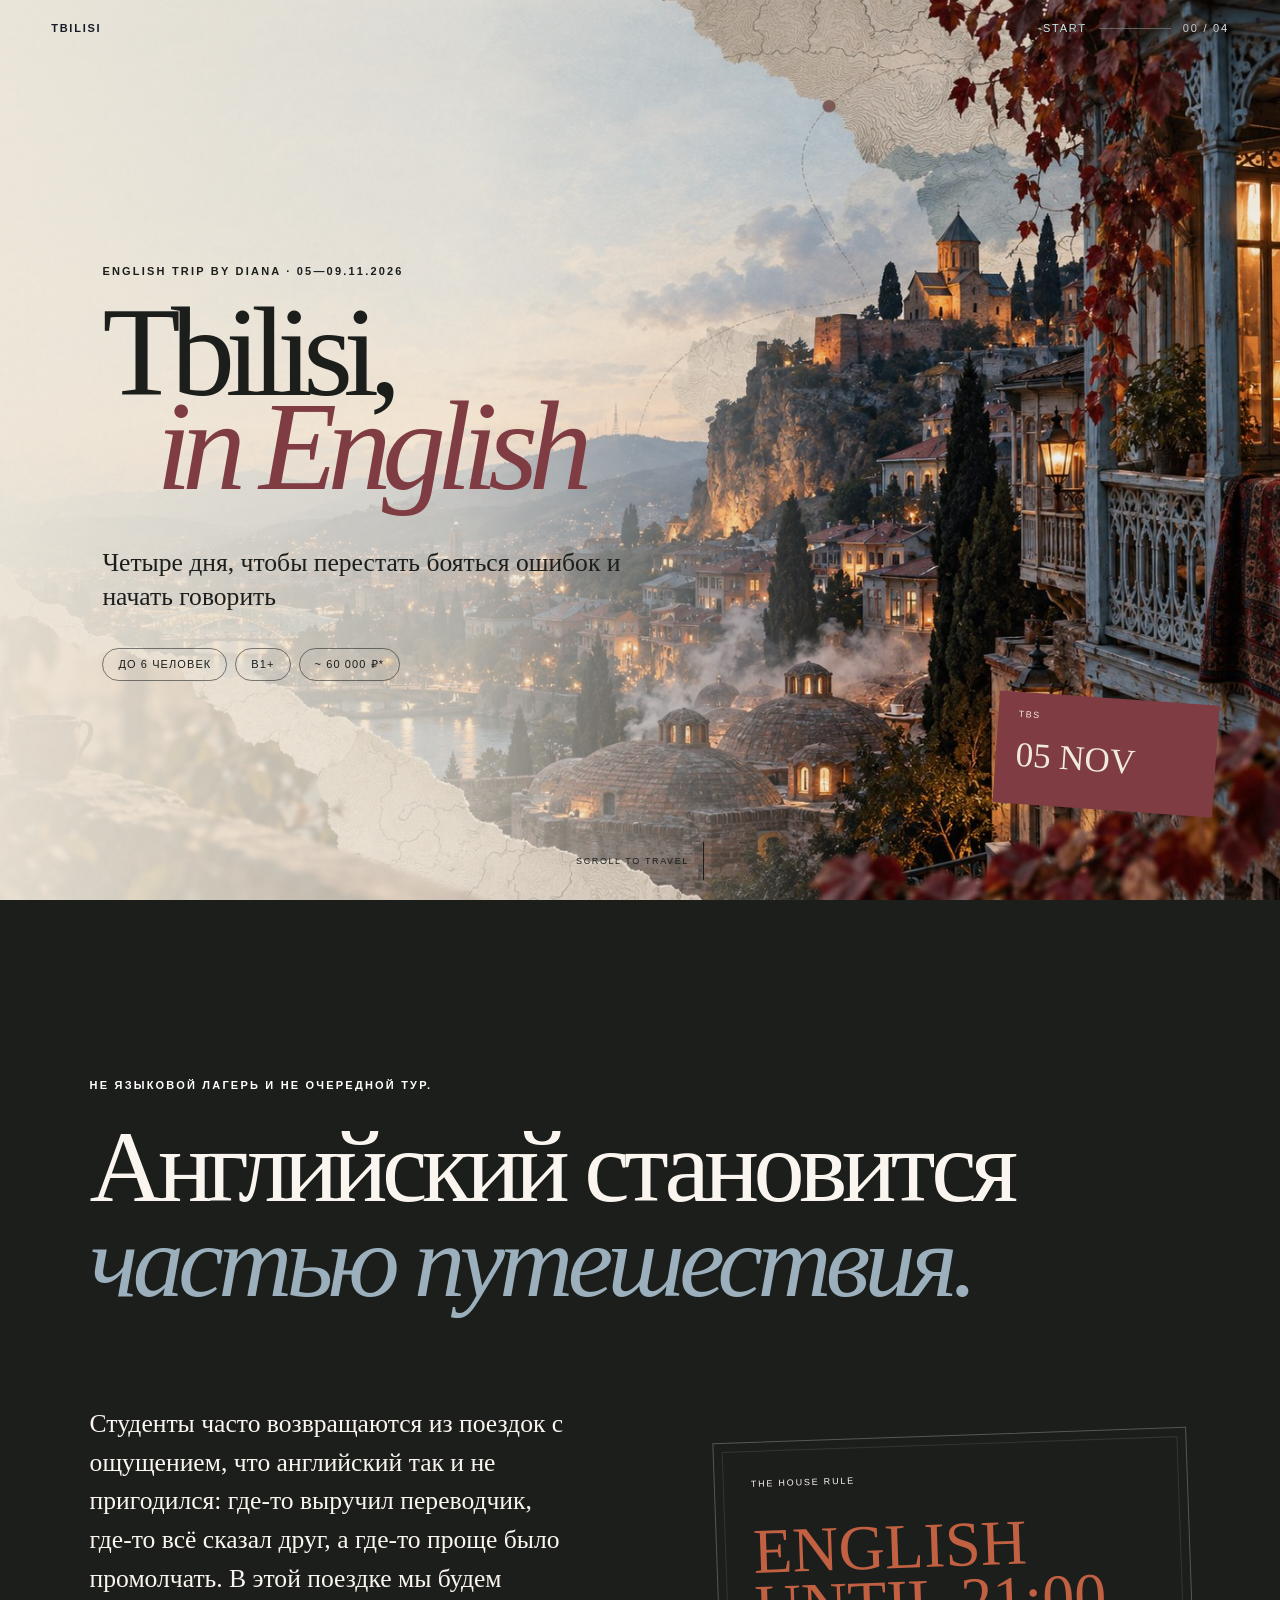
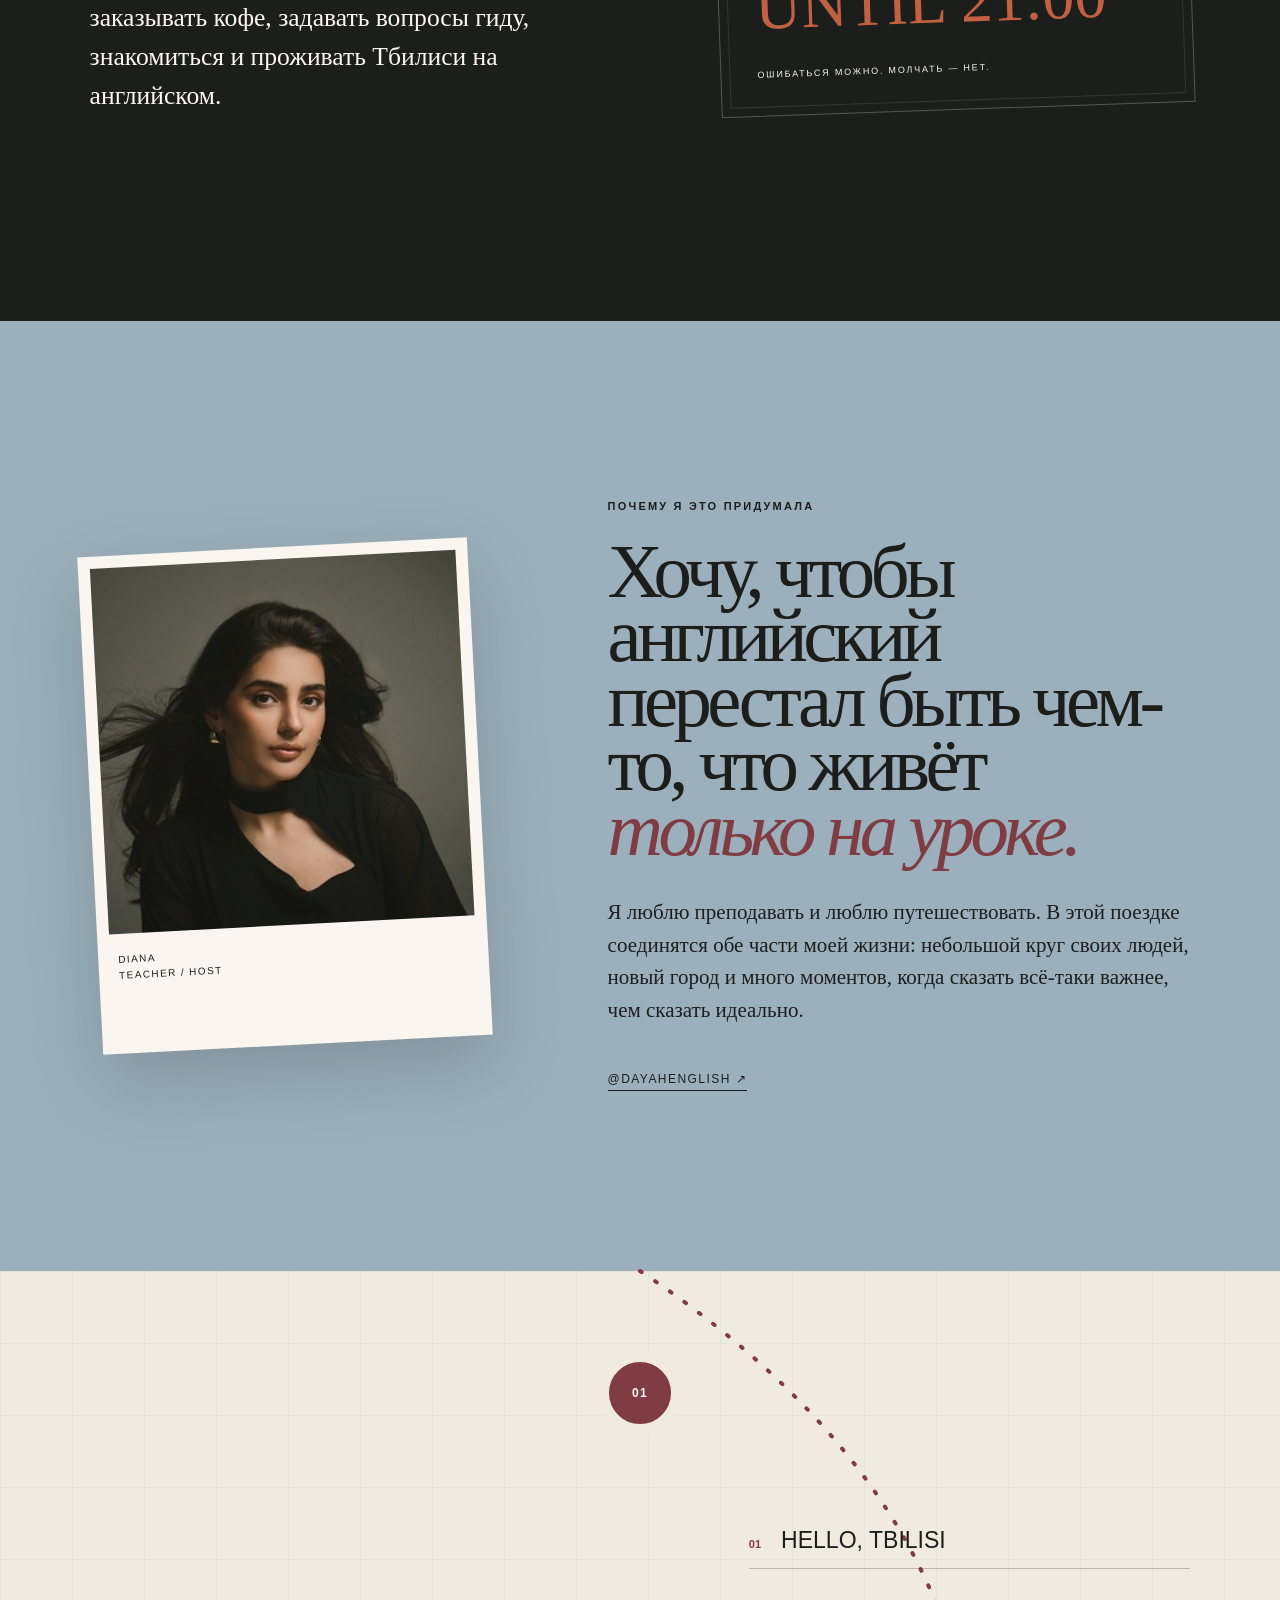
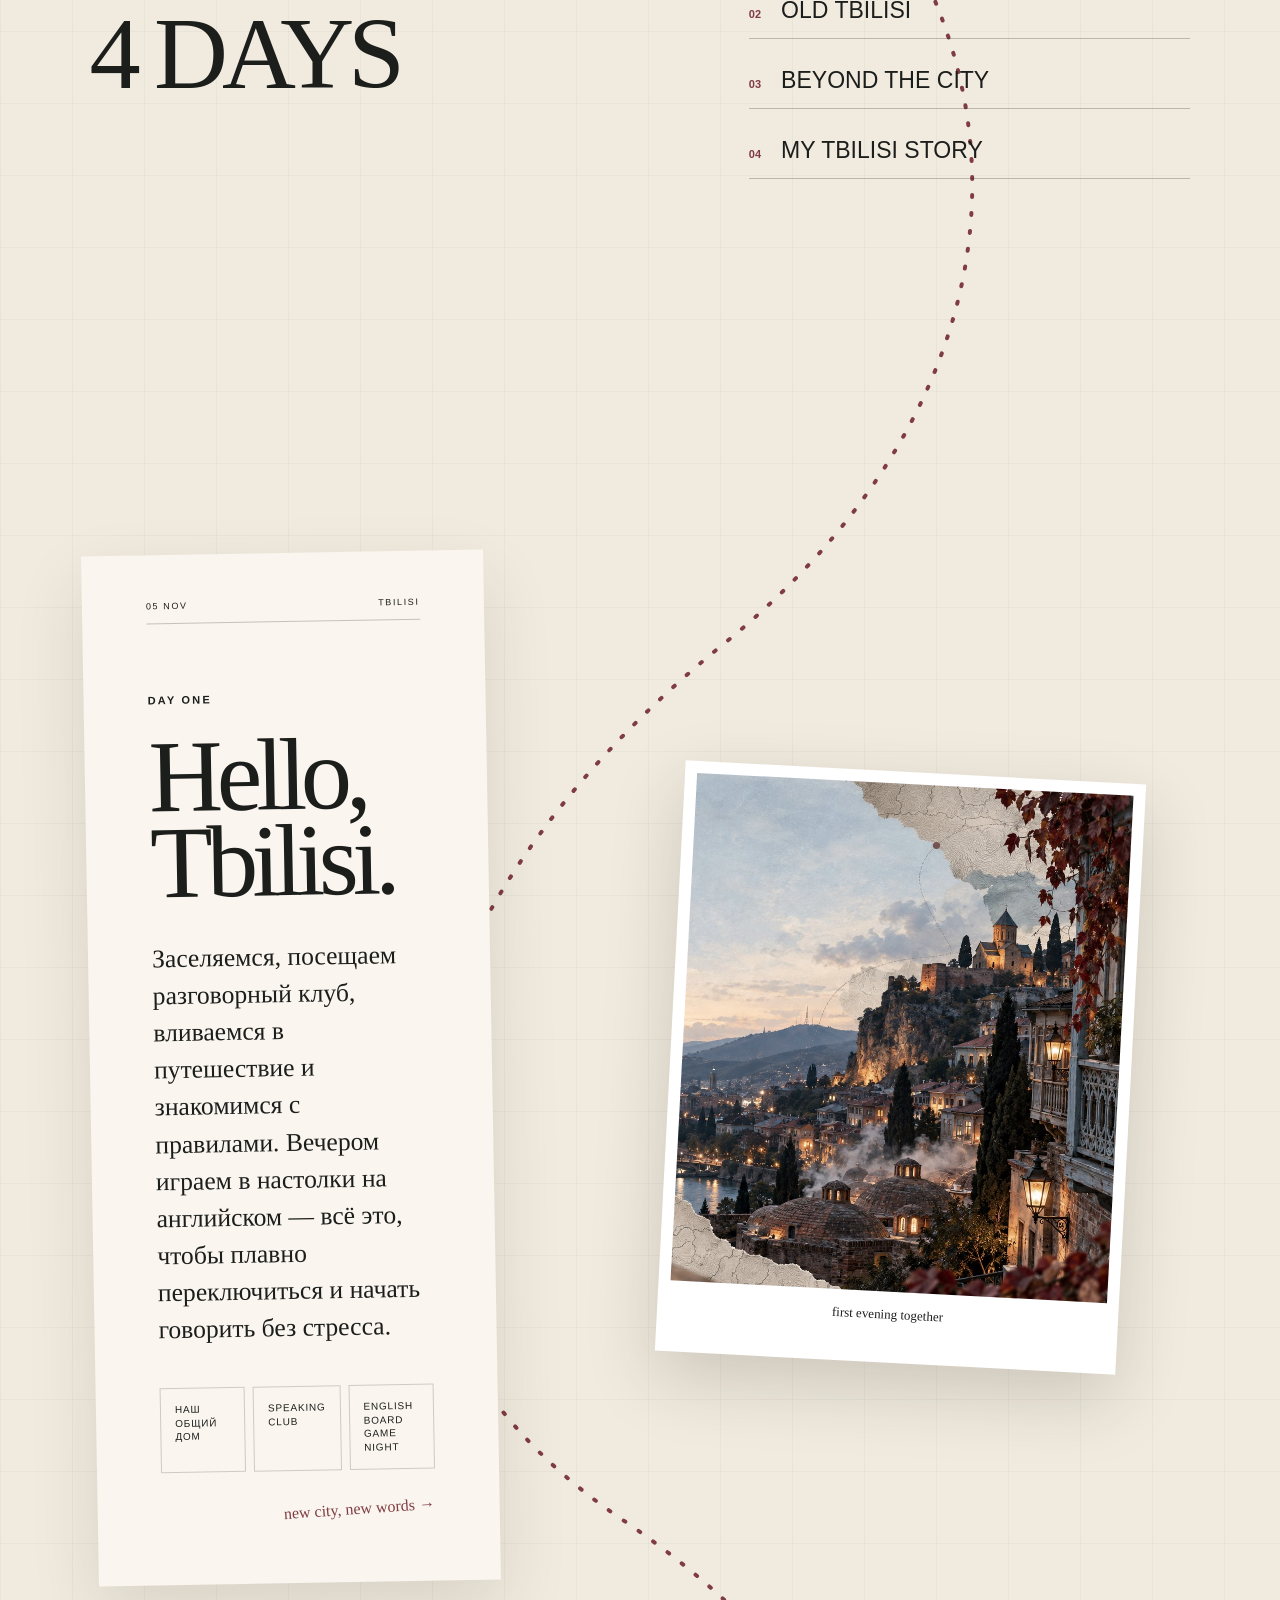
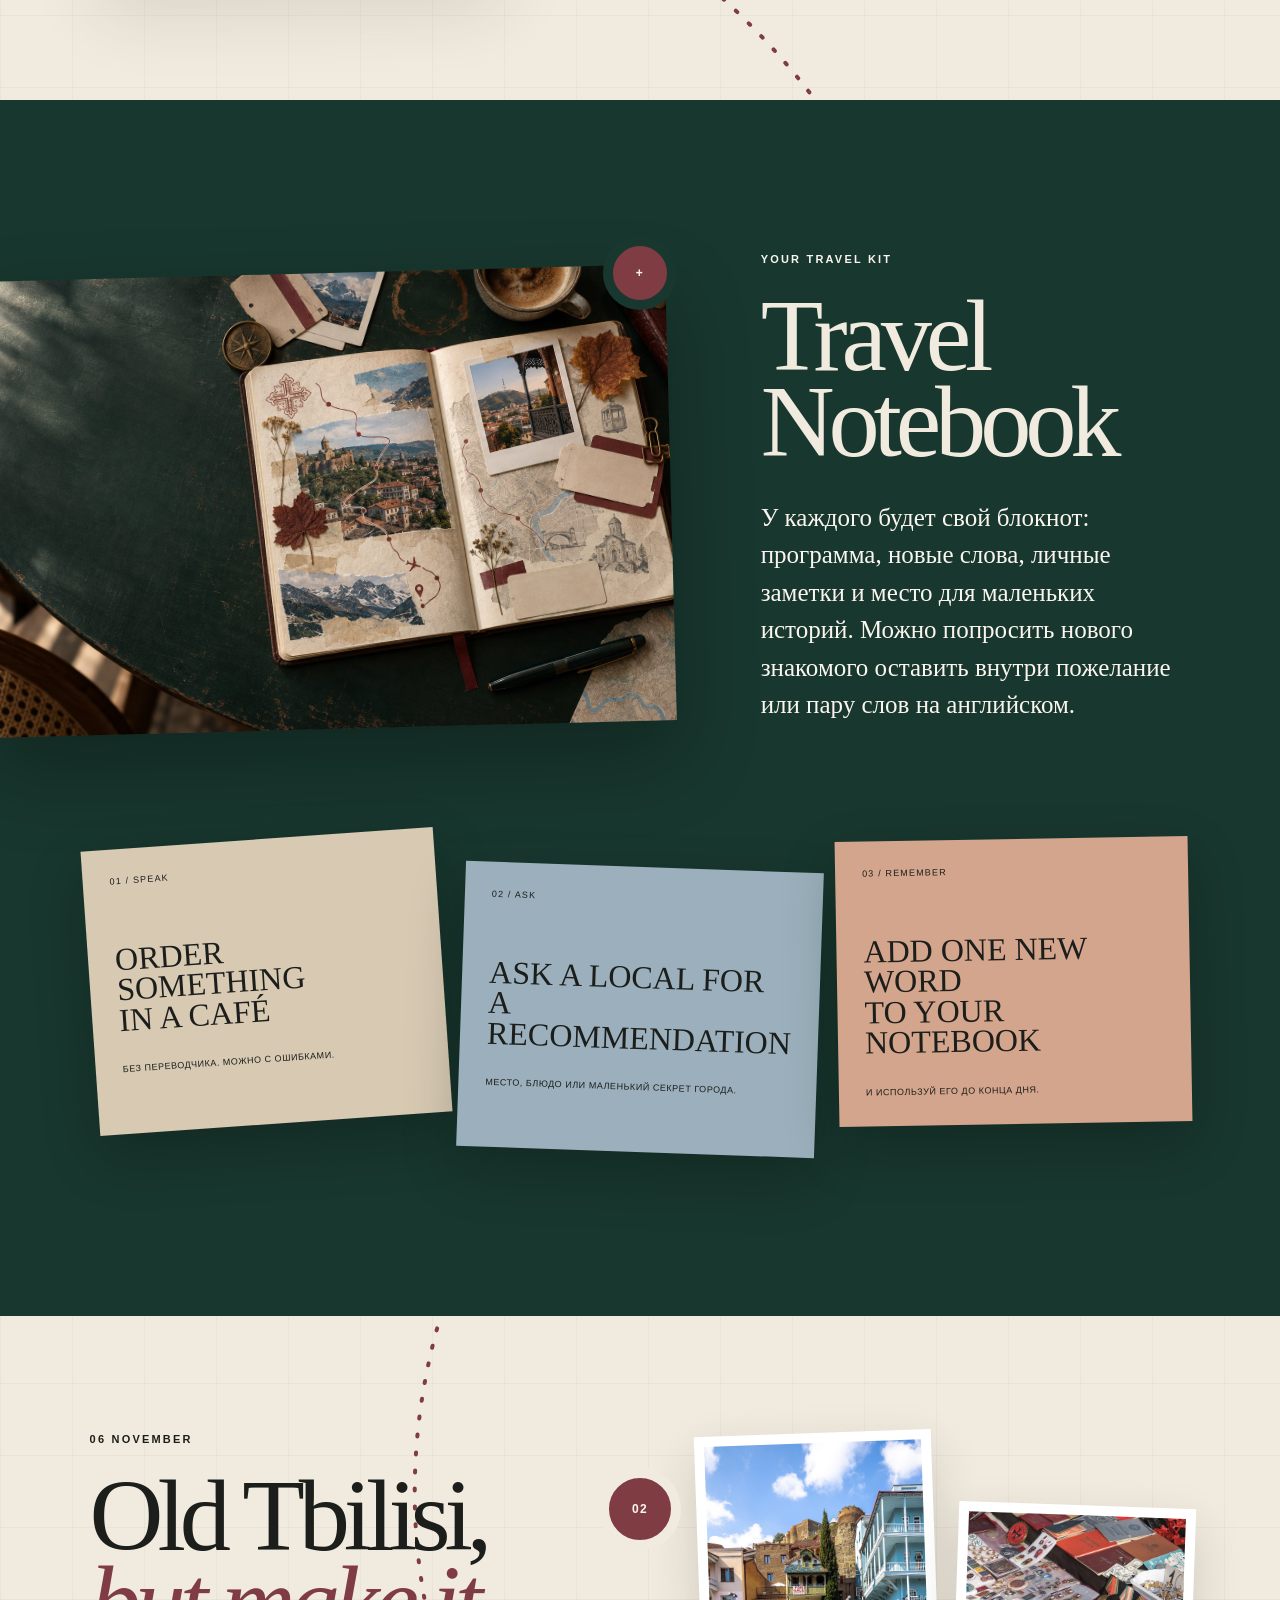
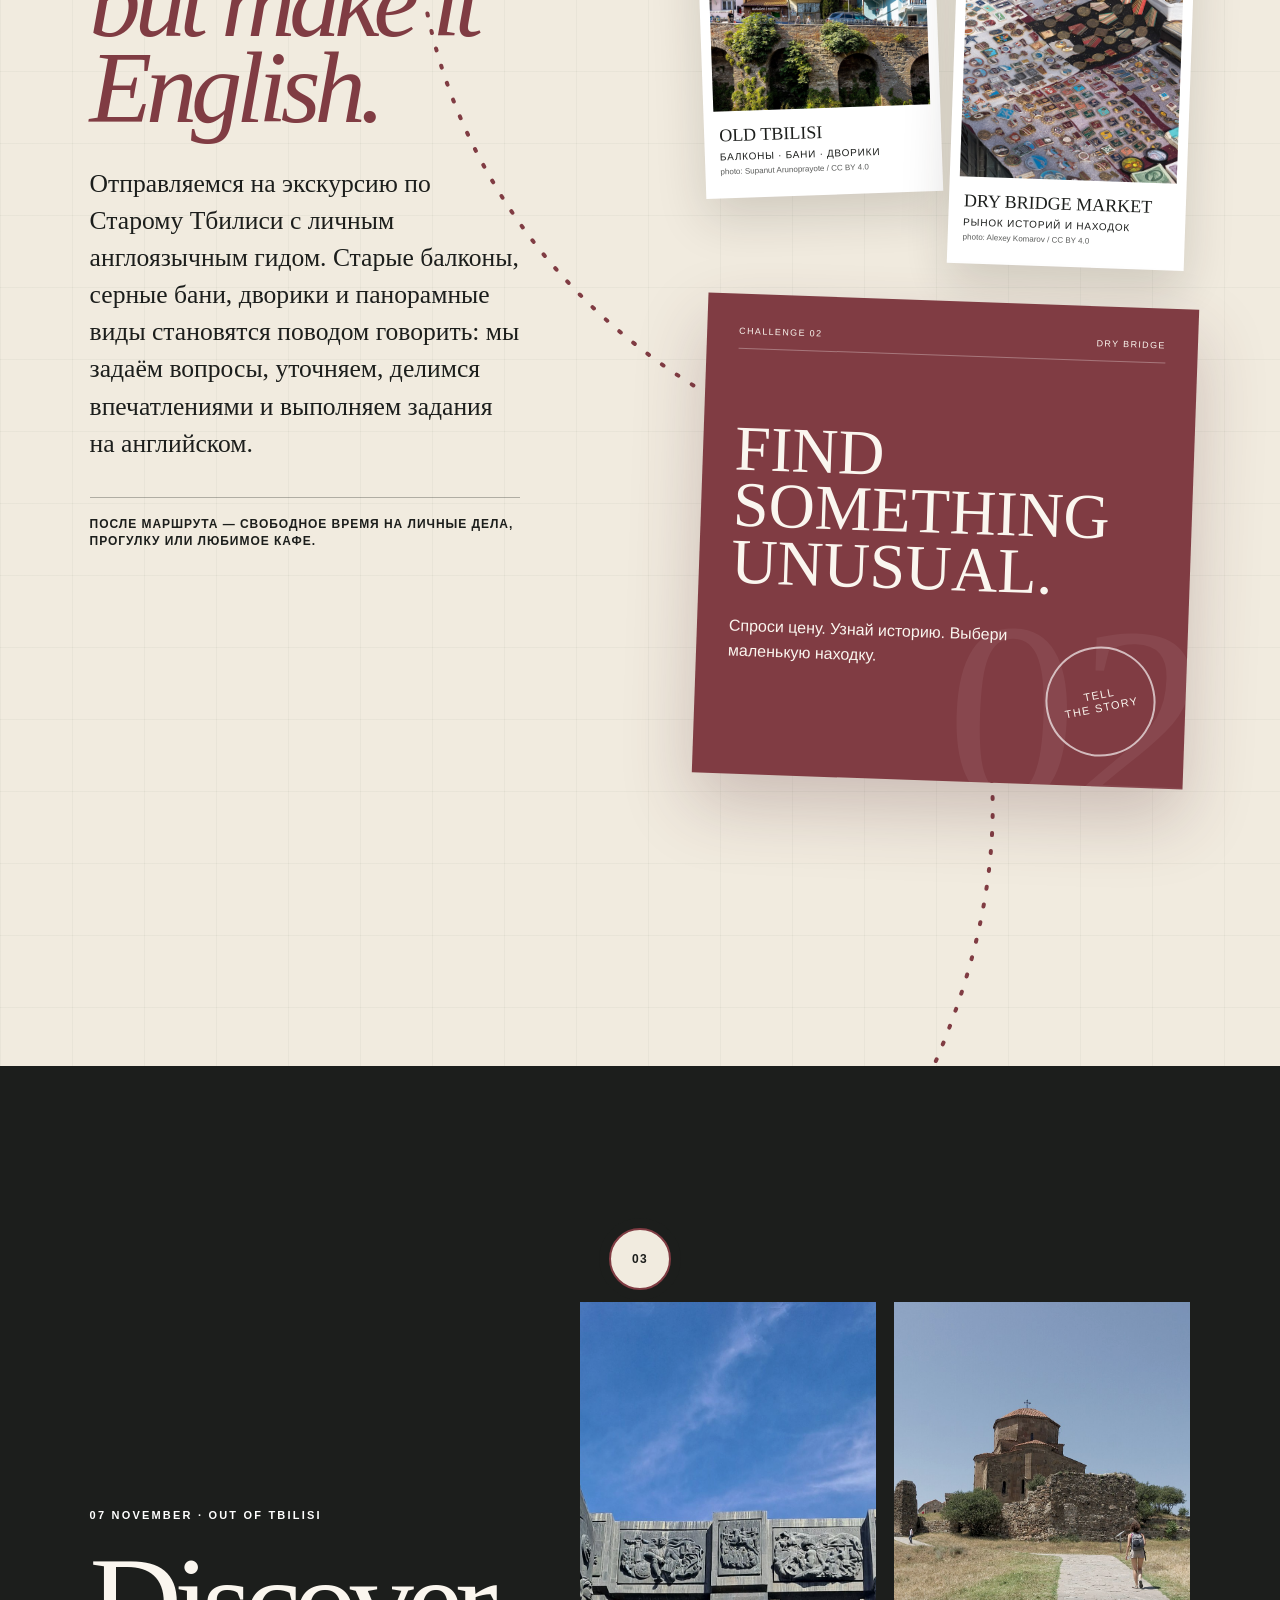
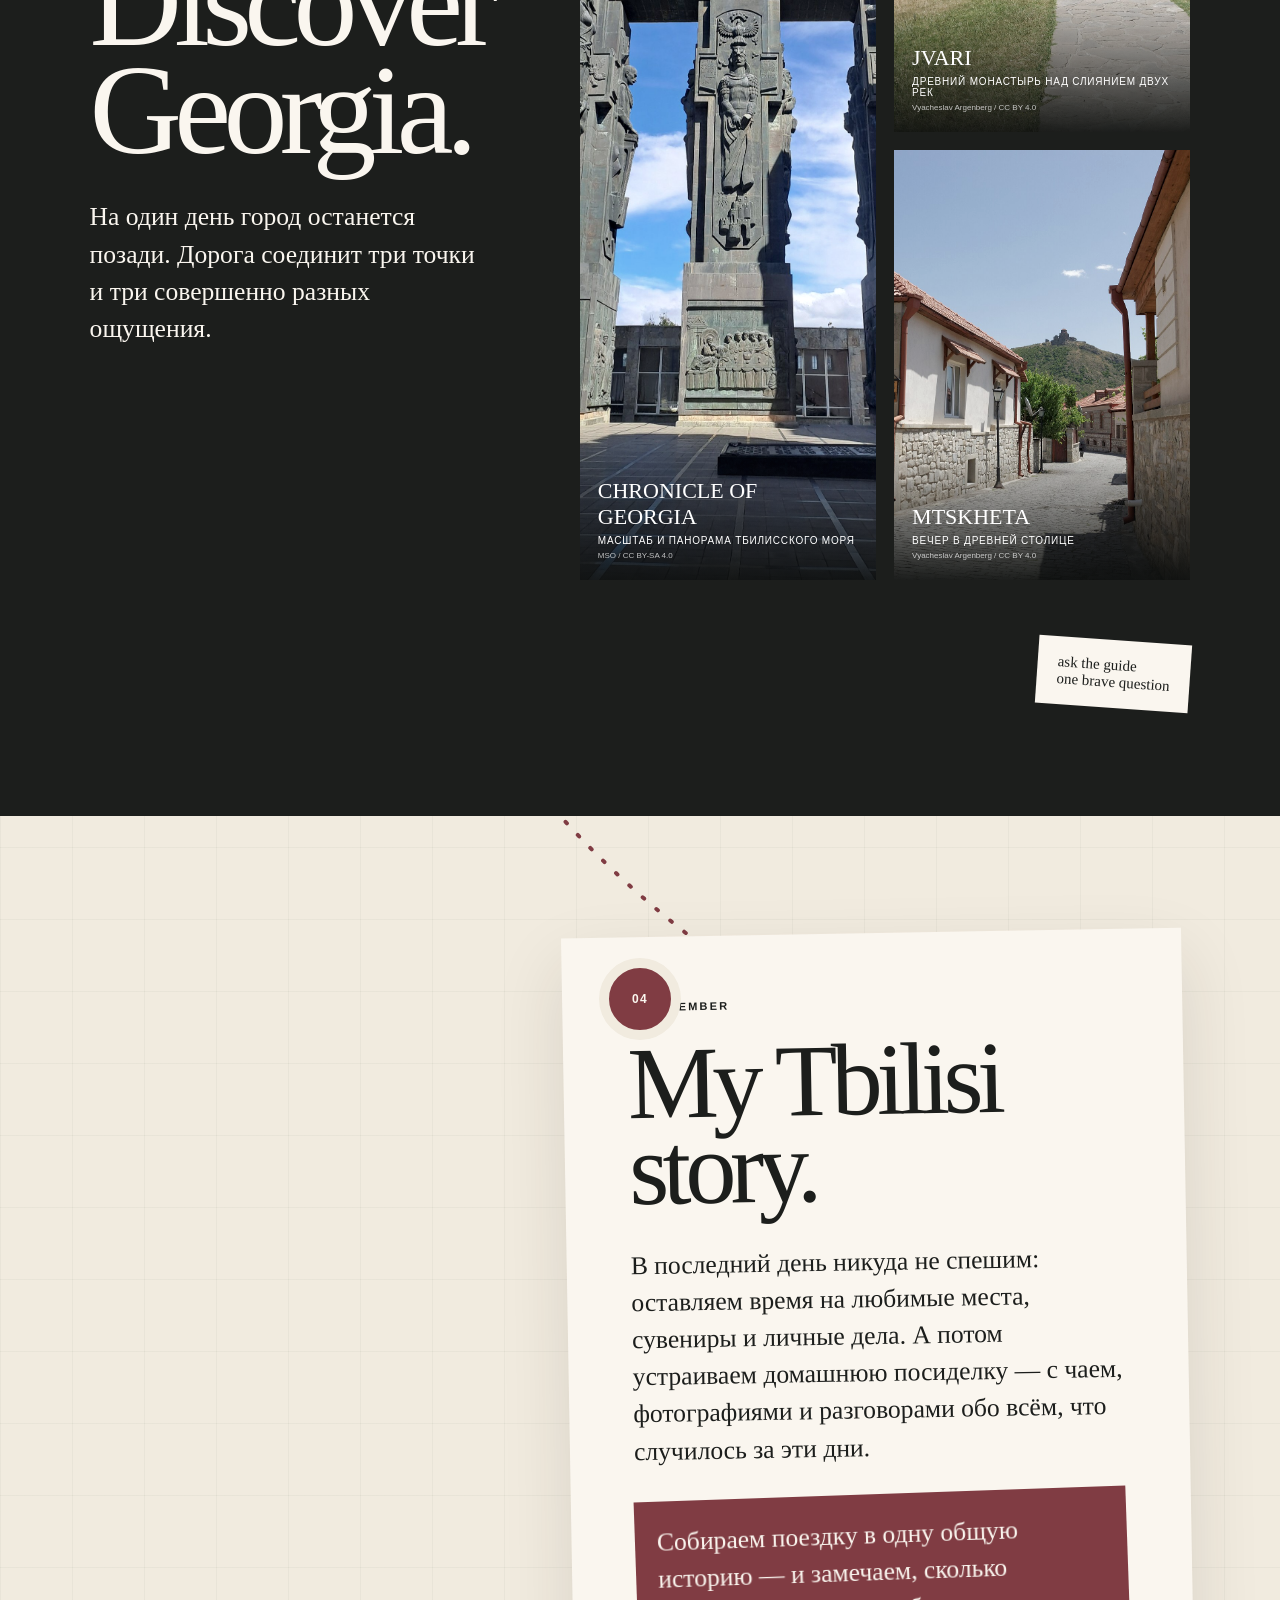
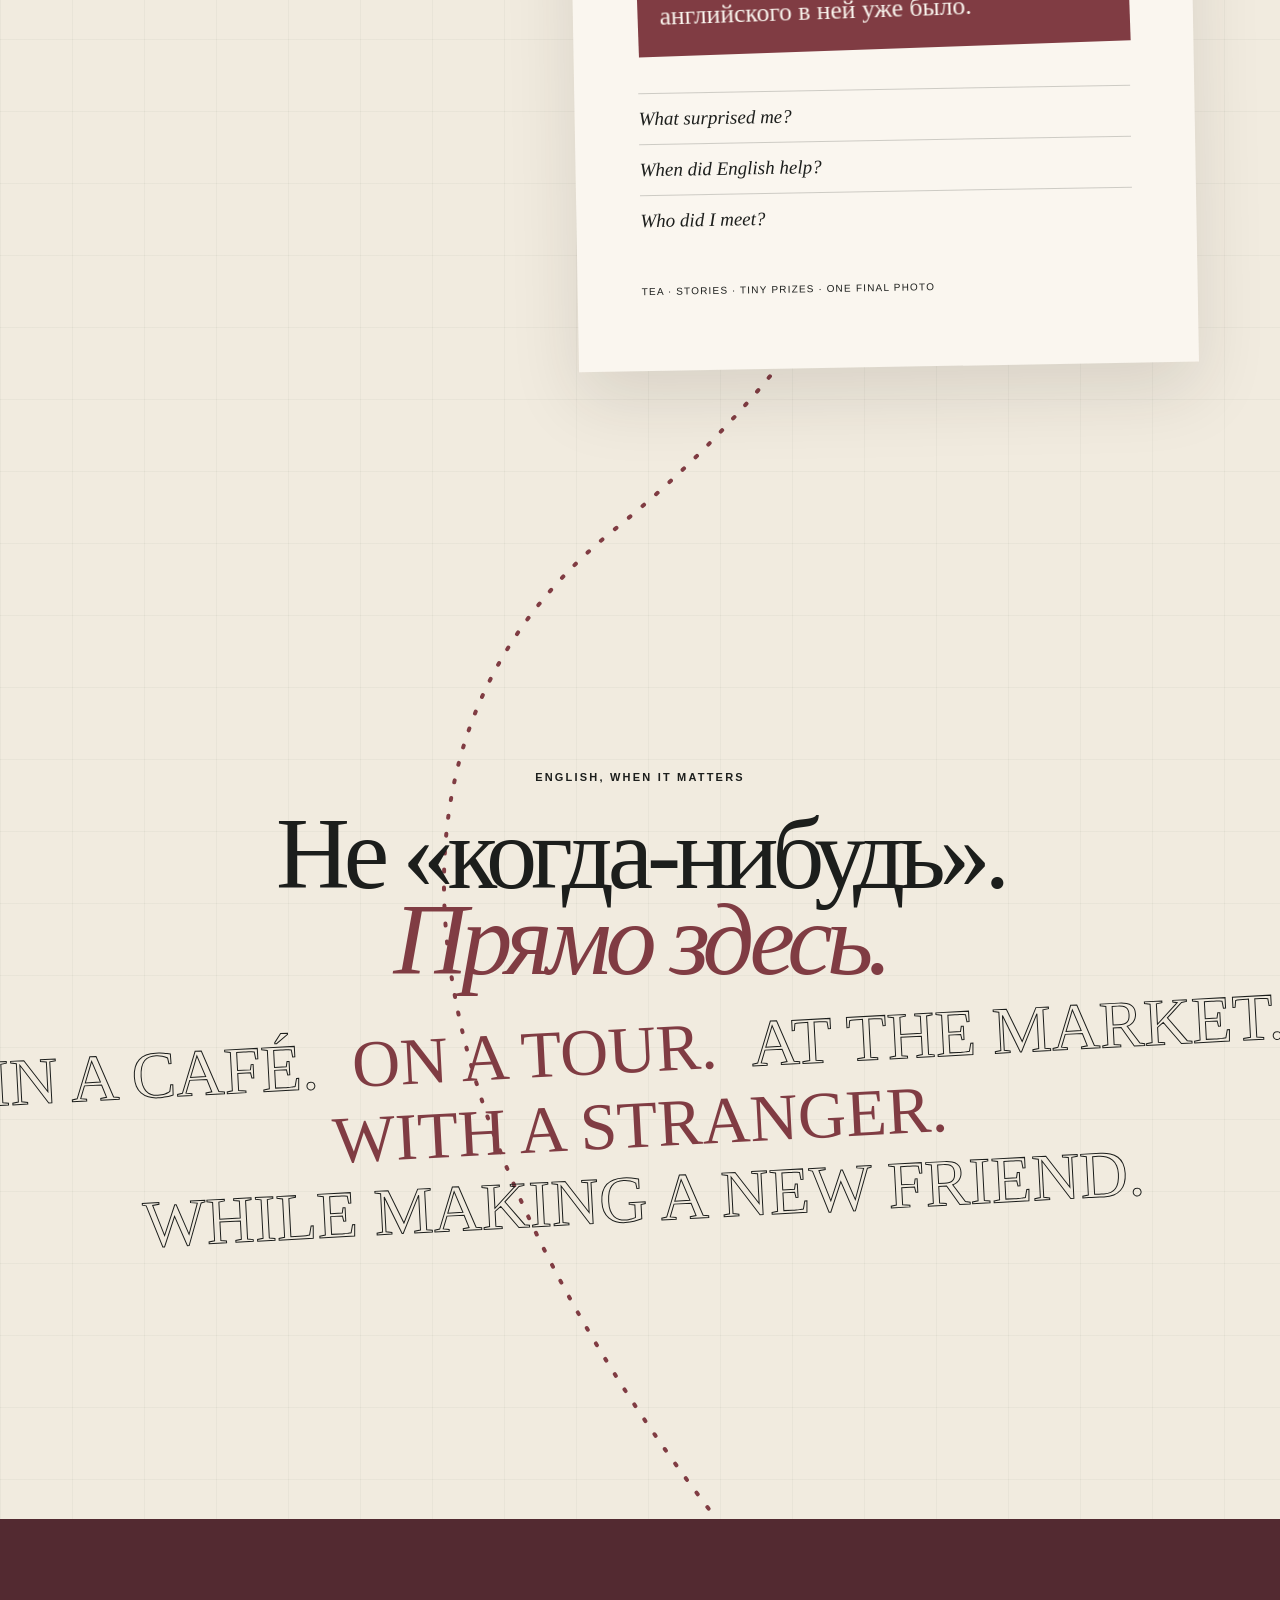
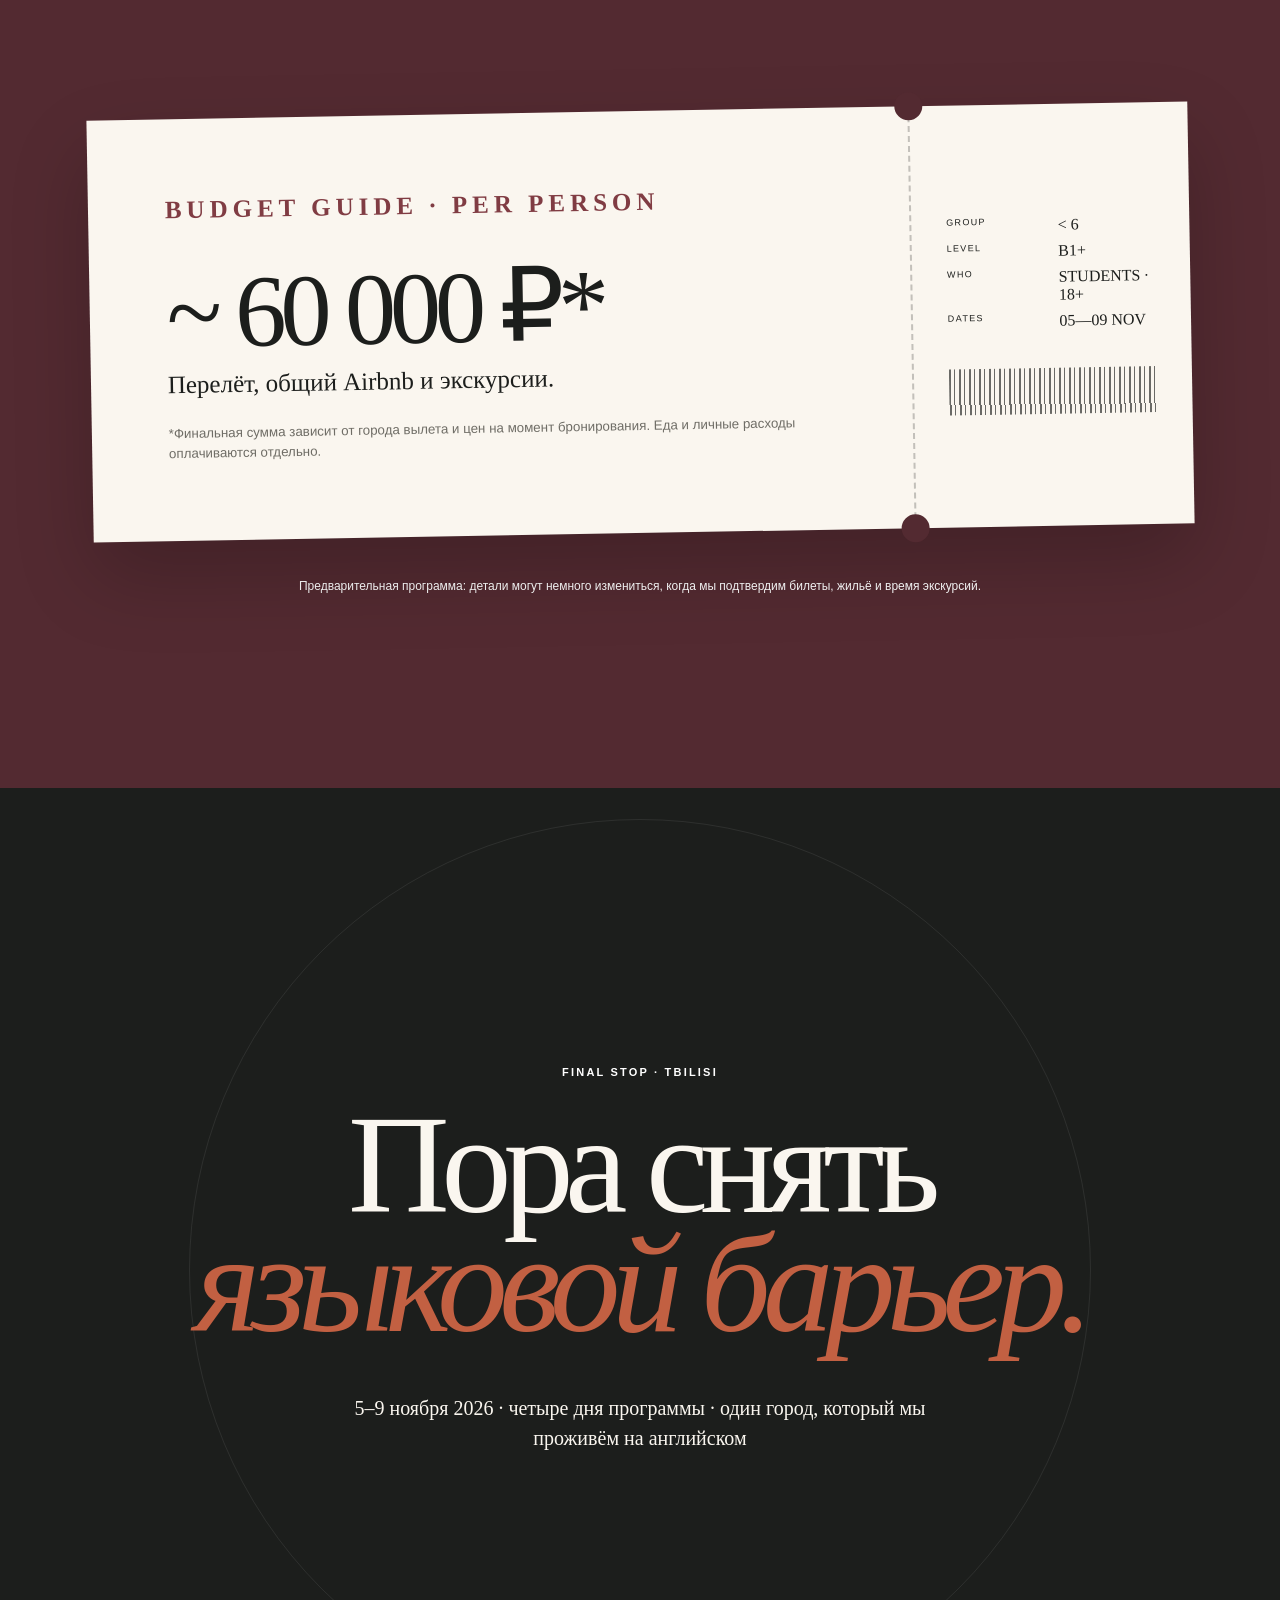
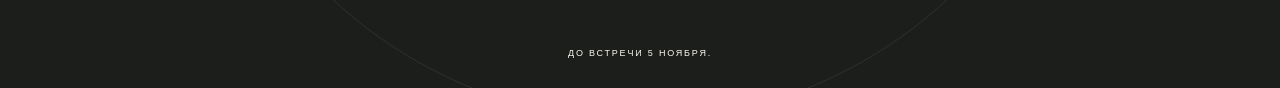
<file: index.html>
<!doctype html>
<html lang="ru">
<head>
  <meta charset="utf-8">
  <meta name="viewport" content="width=device-width, initial-scale=1">
  <meta name="description" content="Авторская поездка Дианы в Тбилиси для практики английского — 5–9 ноября 2026.">
  <title>Tbilisi, in English — English Trip by Diana</title>
  <link rel="stylesheet" href="styles.css">
  <script src="script.js" defer></script>
</head>
<body>
  <div class="grain" aria-hidden="true"></div>

  <header class="topbar">
    <a class="wordmark" href="#top" aria-label="В начало">TBILISI</a>
    <div class="trip-progress" aria-live="polite">
      <span class="trip-progress__label">START</span>
      <span class="trip-progress__track"><i></i></span>
      <span class="trip-progress__count">00 / 04</span>
    </div>
  </header>

  <main>
    <section class="hero" id="top" data-nav="START" data-count="00 / 04">
      <img class="hero__image" src="assets/tbilisi-hero.jpg" alt="Вечерний Тбилиси, старые балконы и серные бани">
      <div class="hero__wash"></div>
      <div class="hero__content">
        <p class="eyebrow">English trip by Diana · 05—09.11.2026</p>
        <h1><span>Tbilisi,</span><em>in English</em></h1>
        <p class="hero__lead">Четыре дня, чтобы перестать бояться ошибок и начать говорить</p>
        <div class="hero__facts" aria-label="Главные факты о поездке">
          <span>до 6 человек</span>
          <span>B1+</span>
          <span>~ 60 000 ₽*</span>
        </div>
      </div>
      <div class="hero__ticket" aria-hidden="true">
        <span>TBS</span>
        <strong>05 NOV</strong>
        <small></small>
      </div>
      <a class="scroll-cue" href="#idea"><span>scroll to travel</span><i></i></a>
    </section>

    <section class="manifesto" id="idea" data-nav="THE IDEA" data-count="00 / 04">
      <p class="eyebrow light">Не языковой лагерь и не очередной тур.</p>
      <h2>Английский становится<br><em>частью путешествия.</em></h2>
      <div class="manifesto__grid">
        <p>Студенты часто возвращаются из поездок с ощущением, что английский так и не пригодился: где-то выручил переводчик, где-то всё сказал друг, а где-то проще было промолчать. В этой поездке мы будем заказывать кофе, задавать вопросы гиду, знакомиться и проживать Тбилиси на английском.</p>
        <div class="rule-card">
          <span>THE HOUSE RULE</span>
          <strong>ENGLISH<br>UNTIL 21:00</strong>
          <small>Ошибаться можно. Молчать — нет.</small>
        </div>
      </div>
    </section>

    <section class="host" id="host" data-nav="YOUR HOST" data-count="00 / 04">
      <div class="host__portrait">
        <img src="assets/diana.jpg" alt="Диана, преподаватель английского и автор поездки">
        <span>DIANA<br>TEACHER / HOST</span>
      </div>
      <article class="host__copy">
        <p class="eyebrow">Почему я это придумала</p>
        <h2>Хочу, чтобы английский перестал быть чем-то, что живёт <em>только на уроке.</em></h2>
        <p>Я люблю преподавать и люблю путешествовать. В этой поездке соединятся обе части моей жизни: небольшой круг своих людей, новый город и много моментов, когда сказать всё-таки важнее, чем сказать идеально.</p>
        <a href="https://t.me/dayahenglish" target="_blank" rel="noreferrer">@dayahenglish ↗</a>
      </article>
    </section>

    <div class="journey" id="journey">
      <svg class="route-map" viewBox="0 0 1000 5000" preserveAspectRatio="none" aria-hidden="true">
        <path class="route-line" d="M500 0 C850 180 820 430 565 590 C310 750 220 980 485 1120 C810 1290 800 1570 520 1760 C240 1950 260 2260 580 2390 C890 2520 805 2800 510 3020 C200 3250 245 3520 580 3700 C880 3860 800 4200 480 4400 C240 4550 360 4800 560 5000"/>
      </svg>

      <section class="route-stop route-stop--intro" data-at="0.03">
        <div class="pin"><b>01</b></div>
        <div class="chapter-label">4 days</div>
        <div class="chapter-list">
          <span><b>01</b> Hello, Tbilisi</span>
          <span><b>02</b> Old Tbilisi</span>
          <span><b>03</b> Beyond the city</span>
          <span><b>04</b> My Tbilisi story</span>
        </div>
      </section>

      <section class="route-stop day day--one" id="day-1" data-at="0.13" data-nav="DAY 01" data-count="01 / 04">
        <article class="day-card paper-card">
          <div class="day-card__top"><span>05 NOV</span><span>TBILISI</span></div>
          <p class="eyebrow">Day one</p>
          <h2>Hello,<br>Tbilisi.</h2>
          <p class="day-card__intro">Заселяемся, посещаем разговорный клуб, вливаемся в путешествие и знакомимся с правилами. Вечером играем в настолки на английском — всё это, чтобы плавно переключиться и начать говорить без стресса.</p>
          <ul class="mini-list">
            <li>наш общий дом</li>
            <li>Speaking Club</li>
            <li>English board game night</li>
          </ul>
          <p class="hand-note">new city, new words →</p>
        </article>
        <aside class="polaroid polaroid--city">
          <img src="assets/tbilisi-hero.jpg" alt="Огни вечернего Тбилиси">
          <span>first evening together</span>
        </aside>
      </section>

      <section class="route-stop travel-kit" id="notebook" data-nav="YOUR TRAVEL KIT" data-count="01 / 04">
        <div class="pin pin--small"><b>+</b></div>
        <div class="travel-kit__notebook">
          <div class="travel-kit__image"><img src="assets/travel-notebook.jpg" alt="Открытый блокнот путешественника с картой и фотографиями Тбилиси"></div>
          <div class="travel-kit__copy">
            <p class="eyebrow">Your travel kit</p>
            <h2>Travel<br>Notebook</h2>
            <p>У каждого будет свой блокнот: программа, новые слова, личные заметки и место для маленьких историй. Можно попросить нового знакомого оставить внутри пожелание или пару слов на английском.</p>
          </div>
        </div>
        <div class="challenge-deck" aria-label="Примеры карточек с заданиями">
          <article class="task-card task-card--one"><span>01 / SPEAK</span><strong>ORDER SOMETHING<br>IN A CAFÉ</strong><small>Без переводчика. Можно с ошибками.</small></article>
          <article class="task-card task-card--two"><span>02 / ASK</span><strong>ASK A LOCAL FOR A<br>RECOMMENDATION</strong><small>Место, блюдо или маленький секрет города.</small></article>
          <article class="task-card task-card--three"><span>03 / REMEMBER</span><strong>ADD ONE NEW WORD<br>TO YOUR NOTEBOOK</strong><small>И используй его до конца дня.</small></article>
        </div>
      </section>

      <section class="route-stop day day--two" id="day-2" data-at="0.31" data-nav="DAY 02" data-count="02 / 04">
        <div class="pin"><b>02</b></div>
        <article class="day-card">
          <p class="eyebrow">06 November</p>
          <h2>Old Tbilisi,<br><em>but make it English.</em></h2>
          <p>Отправляемся на экскурсию по Старому Тбилиси с личным англоязычным гидом. Старые балконы, серные бани, дворики и панорамные виды становятся поводом говорить: мы задаём вопросы, уточняем, делимся впечатлениями и выполняем задания на английском.</p>
          <p class="free-time">После маршрута — свободное время на личные дела, прогулку или любимое кафе.</p>
        </article>
        <div class="day-two__rail">
          <div class="place-pair">
            <figure class="place-photo place-photo--old">
              <img src="assets/old-tbilisi.jpg" alt="Старые балконы в районе Абанотубани, Тбилиси">
              <figcaption><b>OLD TBILISI</b><span>балконы · бани · дворики</span><a href="https://commons.wikimedia.org/wiki/File:Abanotubani,_Tbilisi_20230921.jpg" target="_blank" rel="noreferrer">photo: Supanut Arunoprayote / CC BY 4.0</a></figcaption>
            </figure>
            <figure class="place-photo place-photo--market">
              <img src="assets/dry-bridge.jpg" alt="Винтажные находки на рынке Dry Bridge в Тбилиси">
              <figcaption><b>DRY BRIDGE MARKET</b><span>рынок историй и находок</span><a href="https://commons.wikimedia.org/wiki/File:2025-03-30_Dry_Bridge_Market,_Tbilisi_1.jpg" target="_blank" rel="noreferrer">photo: Alexey Komarov / CC BY 4.0</a></figcaption>
            </figure>
          </div>
          <div class="challenge-card" aria-label="Задание на рынке Сухой мост">
            <div class="challenge-card__top"><span>CHALLENGE 02</span><span>DRY BRIDGE</span></div>
            <strong>FIND SOMETHING<br>UNUSUAL.</strong>
            <p>Спроси цену. Узнай историю. Выбери маленькую находку.</p>
            <div class="challenge-card__stamp">TELL<br>THE STORY</div>
          </div>
        </div>
      </section>

      <section class="route-stop day day--three dark-chapter" id="day-3" data-at="0.50" data-nav="DAY 03" data-count="03 / 04">
        <div class="pin pin--light"><b>03</b></div>
        <article class="day-card day-card--dark">
          <p class="eyebrow light">07 November · out of Tbilisi</p>
          <h2>Discover<br>Georgia.</h2>
          <p>На один день город останется позади. Дорога соединит три точки и три совершенно разных ощущения.</p>
        </article>
        <div class="day-three__gallery">
          <figure class="place-tile place-tile--chronicle">
            <img src="assets/chronicle-georgia-full.jpg" alt="Монумент Chronicle of Georgia в Тбилиси">
            <figcaption><b>Chronicle of Georgia</b><span>масштаб и панорама Тбилисского моря</span><a href="https://commons.wikimedia.org/wiki/File:Georgiaren_Kronikak_(Tbilisi)_-_The_Chronicle_of_Georgia_-_Tagzania_-_1775459623095.jpg" target="_blank" rel="noreferrer">MSO / CC BY-SA 4.0</a></figcaption>
          </figure>
          <figure class="place-tile">
            <img src="assets/jvari.jpg" alt="Древний монастырь Джвари рядом с Мцхетой">
            <figcaption><b>Jvari</b><span>древний монастырь над слиянием двух рек</span><a href="https://commons.wikimedia.org/wiki/File:Mtskheta,_Jvari_Monastery,_Georgia.jpg" target="_blank" rel="noreferrer">Vyacheslav Argenberg / CC BY 4.0</a></figcaption>
          </figure>
          <figure class="place-tile">
            <img src="assets/mtskheta.jpg" alt="Старая улица в Мцхете с видом на Джвари">
            <figcaption><b>Mtskheta</b><span>вечер в древней столице</span><a href="https://commons.wikimedia.org/wiki/File:Mtskheta,_Streets_of_old_city,_Georgia.jpg" target="_blank" rel="noreferrer">Vyacheslav Argenberg / CC BY 4.0</a></figcaption>
          </figure>
        </div>
        <div class="postcard-note">ask the guide<br>one brave question</div>
      </section>

      <section class="route-stop day day--four" id="day-4" data-at="0.69" data-nav="DAY 04" data-count="04 / 04">
        <div class="pin"><b>04</b></div>
        <article class="day-card paper-card">
          <p class="eyebrow">08 November</p>
          <h2>My Tbilisi<br>story.</h2>
          <p>В последний день никуда не спешим: оставляем время на любимые места, сувениры и личные дела. А потом устраиваем домашнюю посиделку — с чаем, фотографиями и разговорами обо всём, что случилось за эти дни.</p>
          <p class="vibe-note"> Собираем поездку в одну общую историю — и замечаем, сколько английского в ней уже было.</p>
          <div class="story-prompts">
            <span>What surprised me?</span>
            <span>When did English help?</span>
            <span>Who did I meet?</span>
          </div>
          <p class="final-line">tea · stories · tiny prizes · one final photo</p>
        </article>
      </section>

      <section class="route-stop immersion" data-at="0.89" data-nav="WHY ENGLISH" data-count="04 / 04">
        <p class="eyebrow">English, when it matters</p>
        <h2>Не «когда-нибудь».<br><em>Прямо здесь.</em></h2>
        <div class="phrase-river" aria-label="Где пригодится английский">
          <span>IN A CAFÉ.</span>
          <span>ON A TOUR.</span>
          <span>AT THE MARKET.</span>
          <span>WITH A STRANGER.</span>
          <span>WHILE MAKING A NEW FRIEND.</span>
        </div>
      </section>
    </div>

    <section class="budget" id="budget" data-nav="THE DETAILS" data-count="04 / 04">
      <div class="boarding-pass">
        <div class="boarding-pass__main">
          <p class="eyebrow light">Budget guide · per person</p>
          <strong>~ 60 000 ₽*</strong>
          <p>Перелёт, общий Airbnb и экскурсии.</p>
          <small>*Финальная сумма зависит от города вылета и цен на момент бронирования. Еда и личные расходы оплачиваются отдельно.</small>
        </div>
        <div class="boarding-pass__stub">
          <span>GROUP</span><b>&lt; 6</b>
          <span>LEVEL</span><b>B1+</b>
          <span>WHO</span><b>STUDENTS · 18+</b>
          <span>DATES</span><b>05—09 NOV</b>
          <div class="barcode" aria-hidden="true"></div>
        </div>
      </div>
      <p class="preliminary">Предварительная программа: детали могут немного измениться, когда мы подтвердим билеты, жильё и время экскурсий.</p>
    </section>

    <footer class="arrival" id="arrival" data-nav="ARRIVED" data-count="04 / 04">
      <p class="eyebrow light">Final stop · Tbilisi</p>
      <h2>Пора снять<br><em>языковой барьер.</em></h2>
      <p>5–9 ноября 2026 · четыре дня программы · один город, который мы проживём на английском</p>
      <small>До встречи 5 ноября.</small>
    </footer>
  </main>
</body>
</html>
</file>
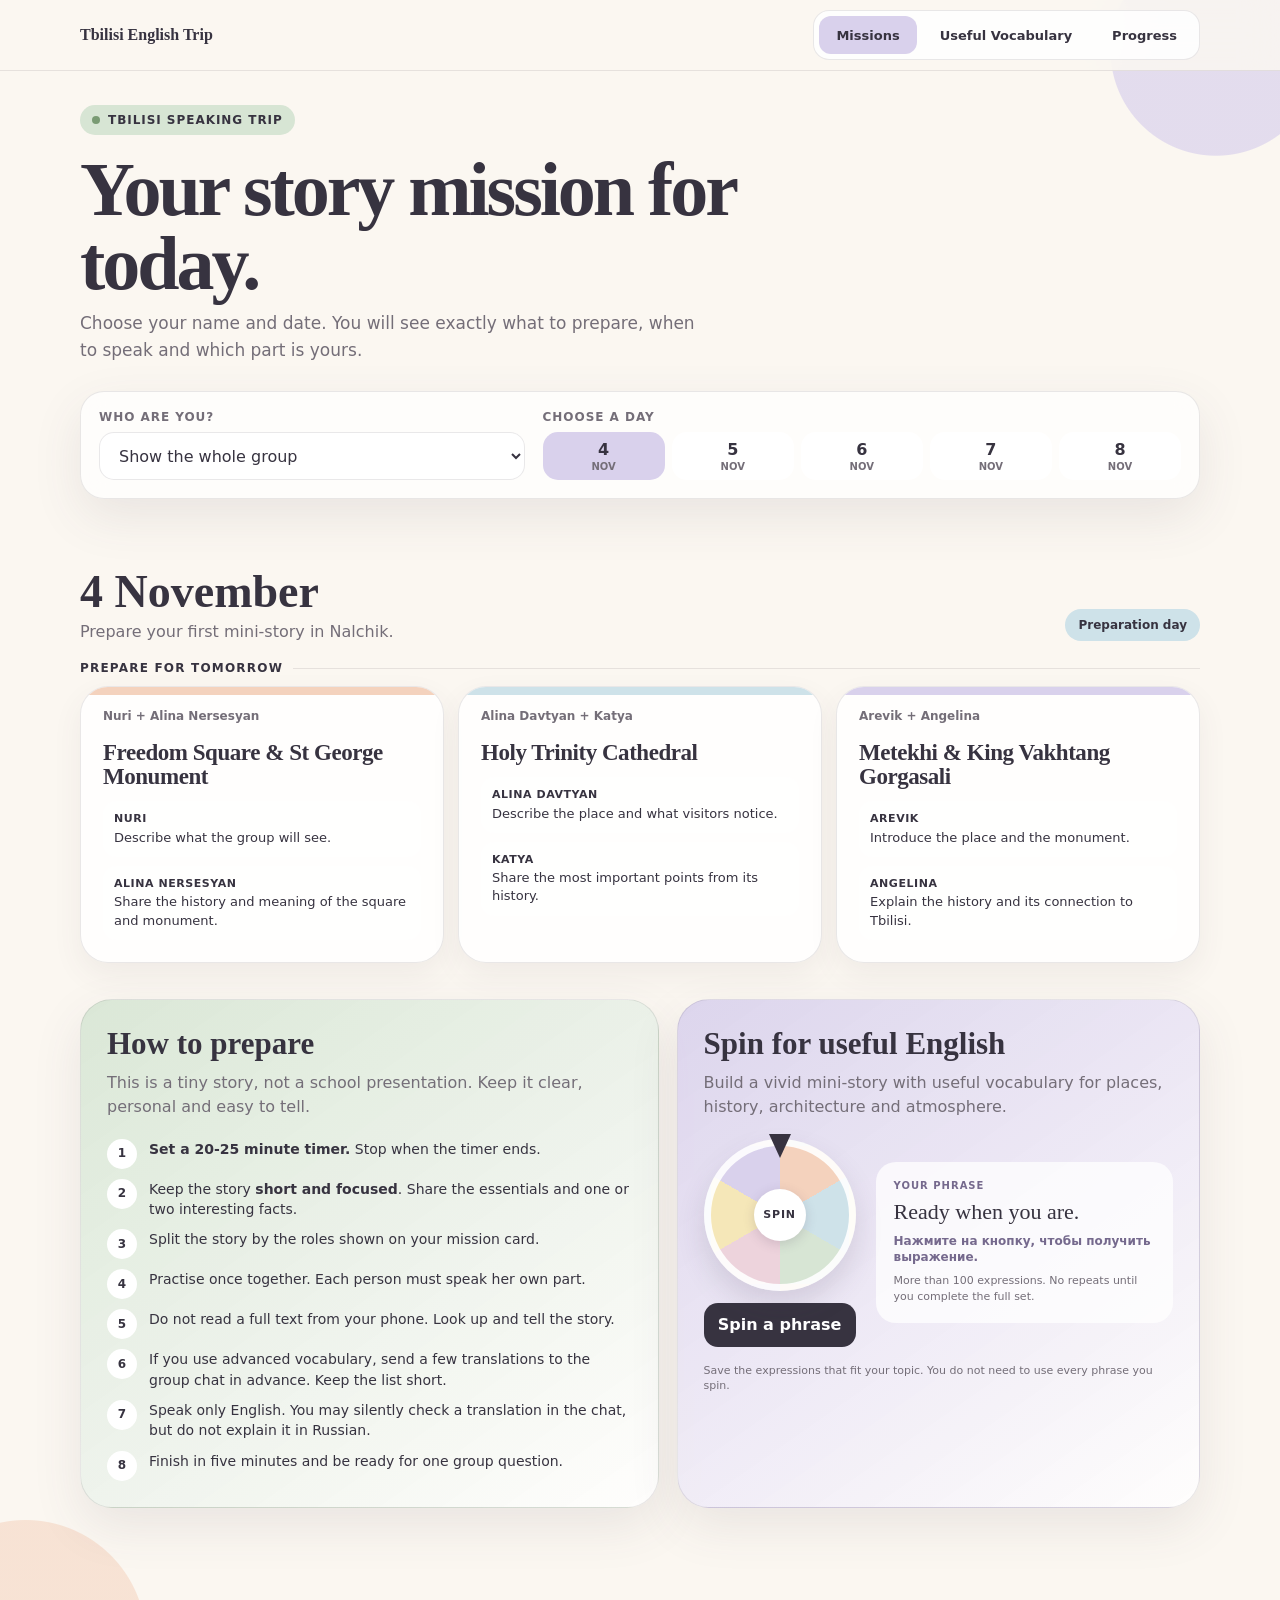
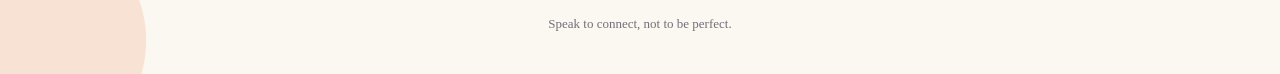
<file: story-missions/index.html>
<!doctype html>
<html lang="en">
<head>
  <meta charset="utf-8" />
  <meta name="viewport" content="width=device-width, initial-scale=1" />
  <meta name="theme-color" content="#fbf7f1" />
  <meta name="description" content="Daily story missions and useful English for the Tbilisi speaking trip." />
  <title>Tbilisi English Trip</title>
  <style>
    :root {
      --paper: #fbf7f1;
      --ink: #373340;
      --muted: #746e78;
      --lavender: #d9d1ec;
      --lavender-deep: #75698d;
      --sage: #d7e5d4;
      --peach: #f4d2bd;
      --blue: #cee2e9;
      --pink: #edd3dc;
      --white: rgba(255, 255, 255, .84);
      --line: rgba(73, 65, 78, .12);
      --shadow: 0 18px 50px rgba(78, 67, 89, .10);
      --radius: 28px;
    }

    * { box-sizing: border-box; }
    html { scroll-behavior: smooth; }
    body {
      margin: 0;
      color: var(--ink);
      background:
        radial-gradient(circle at 95% 3%, rgba(217, 209, 236, .7) 0 105px, transparent 106px),
        radial-gradient(circle at 2% 98%, rgba(244, 210, 189, .55) 0 120px, transparent 121px),
        var(--paper);
      font-family: Inter, ui-sans-serif, system-ui, -apple-system, BlinkMacSystemFont, "Segoe UI", sans-serif;
      min-height: 100vh;
    }

    button, select { font: inherit; }
    button { color: inherit; }
    .shell { width: min(1120px, calc(100% - 32px)); margin: 0 auto; }

    header { padding: 34px 0 18px; }
    .eyebrow {
      display: inline-flex; align-items: center; gap: 8px;
      padding: 8px 12px; border-radius: 999px; background: var(--sage);
      font-weight: 750; font-size: 12px; letter-spacing: .08em; text-transform: uppercase;
    }
    .eyebrow::before { content: ""; width: 8px; height: 8px; border-radius: 50%; background: #7a9b74; }
    h1, h2, h3 { font-family: Georgia, "Times New Roman", serif; }
    h1 { max-width: 780px; margin: 18px 0 10px; font-size: clamp(42px, 7vw, 76px); line-height: .97; letter-spacing: -.04em; }
    .lead { max-width: 620px; margin: 0; color: var(--muted); font-size: 17px; line-height: 1.55; }

    .controls {
      margin: 28px 0 18px; padding: 18px; border: 1px solid var(--line); border-radius: 24px;
      background: rgba(255,255,255,.7); box-shadow: var(--shadow); backdrop-filter: blur(12px);
      display: grid; grid-template-columns: 1fr 1.5fr; gap: 18px;
    }
    .field label { display: block; margin: 0 0 8px; color: var(--muted); font-size: 12px; font-weight: 800; text-transform: uppercase; letter-spacing: .08em; }
    select {
      width: 100%; min-height: 48px; padding: 0 42px 0 15px; border: 1px solid var(--line); border-radius: 15px;
      color: var(--ink); background: #fff; cursor: pointer; outline: none;
    }
    select:focus { box-shadow: 0 0 0 4px rgba(117,105,141,.13); border-color: var(--lavender-deep); }
    .date-tabs { display: grid; grid-template-columns: repeat(5, 1fr); gap: 7px; }
    .date-tab {
      min-height: 48px; border: 0; border-radius: 15px; background: #fff; cursor: pointer;
      font-weight: 800; transition: transform .18s ease, background .18s ease;
    }
    .date-tab:hover { transform: translateY(-2px); }
    .date-tab.active { background: var(--lavender); }
    .date-tab small { display: block; margin-top: 2px; color: var(--muted); font-size: 10px; font-weight: 700; }

    main { padding-bottom: 80px; }
    .day-head { display: flex; align-items: end; justify-content: space-between; gap: 18px; margin: 34px 0 14px; }
    .day-head h2 { margin: 0; font-size: clamp(30px, 5vw, 46px); line-height: 1; }
    .day-head p { margin: 7px 0 0; color: var(--muted); }
    .day-pill { flex: none; padding: 9px 13px; border-radius: 999px; background: var(--blue); font-size: 12px; font-weight: 800; }

    .mission-section { margin-top: 20px; }
    .section-label { display: flex; align-items: center; gap: 10px; margin-bottom: 11px; font-size: 12px; font-weight: 850; letter-spacing: .1em; text-transform: uppercase; }
    .section-label::after { content: ""; flex: 1; height: 1px; background: var(--line); }
    .cards { display: grid; grid-template-columns: repeat(3, 1fr); gap: 14px; }
    .mission-card {
      position: relative; overflow: hidden; min-height: 252px; padding: 22px; border: 1px solid var(--line);
      border-radius: var(--radius); background: var(--white); box-shadow: 0 12px 30px rgba(78,67,89,.07);
      transition: transform .2s ease, box-shadow .2s ease, opacity .2s ease;
    }
    .mission-card:hover { transform: translateY(-4px); box-shadow: var(--shadow); }
    .mission-card.mine { outline: 3px solid rgba(117,105,141,.36); background: #fff; }
    .mission-card.dimmed { opacity: .43; }
    .mission-card::before { content: ""; position: absolute; inset: 0 0 auto; height: 8px; background: var(--accent, var(--lavender)); }
    .card-top { display: flex; align-items: center; justify-content: space-between; gap: 12px; }
    .team { color: var(--muted); font-size: 12px; font-weight: 800; }
    .mine-badge { padding: 5px 8px; border-radius: 999px; background: var(--sage); font-size: 10px; font-weight: 850; text-transform: uppercase; }
    .mission-card h3 { margin: 18px 0 12px; font-size: 23px; line-height: 1.05; letter-spacing: -.02em; }
    .roles { display: grid; gap: 9px; }
    .role { padding: 10px 11px; border-radius: 13px; background: rgba(255,255,255,.75); font-size: 13px; line-height: 1.4; }
    .role strong { display: block; margin-bottom: 2px; font-size: 11px; text-transform: uppercase; letter-spacing: .05em; }
    .role.yours { background: var(--sage); }
    .empty-state { padding: 30px; border-radius: var(--radius); background: var(--white); color: var(--muted); border: 1px dashed var(--line); }

    .guide-grid { display: grid; grid-template-columns: 1.05fr .95fr; gap: 18px; margin-top: 36px; }
    .guide, .spinner-panel { border-radius: 32px; padding: 26px; border: 1px solid var(--line); box-shadow: var(--shadow); }
    .guide { background: linear-gradient(145deg, rgba(215,229,212,.92), rgba(255,255,255,.84)); }
    .guide h2, .spinner-panel h2 { margin: 0 0 9px; font-size: 31px; }
    .guide-intro, .spinner-intro { margin: 0 0 20px; color: var(--muted); line-height: 1.5; }
    .steps { display: grid; gap: 10px; padding: 0; margin: 0; list-style: none; counter-reset: steps; }
    .steps li { counter-increment: steps; display: grid; grid-template-columns: 32px 1fr; gap: 10px; align-items: start; line-height: 1.45; font-size: 14px; }
    .steps li::before { content: counter(steps); width: 30px; height: 30px; display: grid; place-items: center; border-radius: 50%; background: #fff; font-size: 12px; font-weight: 850; }

    .spinner-panel { background: linear-gradient(145deg, rgba(217,209,236,.92), rgba(255,255,255,.84)); }
    .spin-area { display: grid; grid-template-columns: 152px 1fr; gap: 20px; align-items: center; }
    .wheel-wrap { position: relative; width: 152px; height: 152px; }
    .pointer { position: absolute; z-index: 2; top: -5px; left: 50%; transform: translateX(-50%); width: 0; height: 0; border-left: 11px solid transparent; border-right: 11px solid transparent; border-top: 24px solid var(--ink); }
    .wheel {
      width: 152px; height: 152px; border-radius: 50%; border: 7px solid rgba(255,255,255,.9);
      background: conic-gradient(var(--peach) 0 60deg, var(--blue) 60deg 120deg, var(--sage) 120deg 180deg, var(--pink) 180deg 240deg, #f5e7b8 240deg 300deg, var(--lavender) 300deg 360deg);
      box-shadow: 0 14px 28px rgba(75,62,89,.15); transition: transform 1.2s cubic-bezier(.17,.67,.2,1);
      display: grid; place-items: center;
    }
    .wheel::after { content: "SPIN"; width: 52px; height: 52px; display: grid; place-items: center; border-radius: 50%; background: #fff; font-size: 11px; font-weight: 900; letter-spacing: .08em; box-shadow: 0 3px 12px rgba(75,62,89,.18); }
    .spin-button { width: 100%; margin-top: 12px; min-height: 44px; border: 0; border-radius: 14px; background: var(--ink); color: #fff; font-weight: 850; cursor: pointer; }
    .spin-button:hover { background: #514a5d; }
    .spin-button:disabled { opacity: .65; cursor: wait; }
    .phrase-card { min-height: 152px; padding: 18px; border-radius: 20px; background: rgba(255,255,255,.76); display: flex; flex-direction: column; justify-content: center; }
    .phrase-label { color: var(--lavender-deep); font-size: 10px; font-weight: 900; letter-spacing: .1em; text-transform: uppercase; }
    .phrase { margin: 8px 0; font-family: Georgia, serif; font-size: 22px; line-height: 1.15; }
    .phrase-translation { margin: 0 0 7px; color: var(--lavender-deep); font-size: 12px; font-weight: 750; line-height: 1.4; }
    .phrase-use { margin: 0; color: var(--muted); font-size: 11px; line-height: 1.45; }
    .small-note { margin: 16px 0 0; color: var(--muted); font-size: 11px; line-height: 1.4; }

    .site-nav-wrap { position: sticky; top: 0; z-index: 20; padding: 10px 0; background: rgba(251,247,241,.84); backdrop-filter: blur(18px); border-bottom: 1px solid var(--line); }
    .site-nav { display: flex; align-items: center; justify-content: space-between; gap: 16px; }
    .site-mark { font-family: Georgia, serif; font-size: 16px; font-weight: 700; white-space: nowrap; }
    .view-tabs { display: flex; gap: 6px; padding: 5px; border-radius: 16px; background: rgba(255,255,255,.8); border: 1px solid var(--line); }
    .view-tab { min-height: 38px; padding: 0 17px; border: 0; border-radius: 12px; background: transparent; cursor: pointer; font-size: 13px; font-weight: 850; }
    .view-tab.active { background: var(--lavender); }

    .vocab-view { padding: 38px 0 80px; }
    .vocab-hero { padding: 26px 0 22px; }
    .vocab-hero h1 { max-width: 820px; }
    .vocab-toolbar { display: grid; grid-template-columns: 1.6fr .65fr; gap: 16px; margin: 20px 0 30px; }
    .filter-box { padding: 14px; border: 1px solid var(--line); border-radius: 22px; background: rgba(255,255,255,.72); box-shadow: var(--shadow); }
    .filter-label { display: block; margin: 0 0 9px; color: var(--muted); font-size: 10px; font-weight: 900; letter-spacing: .1em; text-transform: uppercase; }
    .category-tabs { display: flex; flex-wrap: wrap; gap: 7px; }
    .category-tab, .level-tab { min-height: 40px; padding: 0 13px; border: 0; border-radius: 13px; background: #fff; cursor: pointer; font-size: 12px; font-weight: 800; }
    .category-tab.active { background: var(--blue); }
    .level-tabs { display: grid; grid-template-columns: 1fr 1fr; gap: 7px; }
    .level-tab.active { background: var(--sage); }
    .vocab-summary { display: flex; align-items: end; justify-content: space-between; gap: 18px; margin-bottom: 16px; }
    .vocab-summary h2 { margin: 0; font-size: clamp(30px, 5vw, 45px); }
    .vocab-summary p { margin: 7px 0 0; color: var(--muted); }
    .vocab-count { padding: 8px 11px; border-radius: 999px; background: var(--peach); font-size: 11px; font-weight: 850; white-space: nowrap; }
    .vocab-grid { display: grid; grid-template-columns: repeat(2, 1fr); gap: 13px; }
    .vocab-card { position: relative; overflow: hidden; padding: 22px; border: 1px solid var(--line); border-radius: 24px; background: var(--white); box-shadow: 0 11px 28px rgba(78,67,89,.07); }
    .vocab-card::before { content: ""; position: absolute; inset: 0 auto 0 0; width: 7px; background: var(--card-accent, var(--lavender)); }
    .vocab-meta { display: flex; justify-content: space-between; gap: 10px; color: var(--muted); font-size: 10px; font-weight: 850; letter-spacing: .08em; text-transform: uppercase; }
    .vocab-card h3 { margin: 14px 0 9px; font-size: 23px; line-height: 1.1; }
    .vocab-use { margin: 0 0 14px; color: var(--muted); font-size: 13px; line-height: 1.45; }
    .example { padding: 13px 14px; border-radius: 15px; background: rgba(255,255,255,.8); font-size: 13px; line-height: 1.5; }
    .example strong { display: block; margin-bottom: 3px; color: var(--lavender-deep); font-size: 9px; letter-spacing: .1em; text-transform: uppercase; }
    .vocab-guide { display: grid; grid-template-columns: repeat(3, 1fr); gap: 10px; margin: 0 0 28px; }
    .vocab-tip { padding: 17px; border-radius: 19px; background: rgba(255,255,255,.62); border: 1px solid var(--line); font-size: 13px; line-height: 1.45; }
    .vocab-tip strong { display: block; margin-bottom: 5px; }

    .progress-view { padding: 38px 0 80px; }
    .progress-hero { padding: 26px 0 22px; }
    .progress-hero h1 { max-width: 820px; }
    .progress-dashboard {
      display: grid; grid-template-columns: 1.35fr .65fr; gap: 16px; margin: 18px 0 16px;
    }
    .progress-main, .progress-stat {
      border: 1px solid var(--line); box-shadow: var(--shadow); background: rgba(255,255,255,.76);
    }
    .progress-main { padding: 24px; border-radius: 28px; }
    .progress-top { display: flex; align-items: center; justify-content: space-between; gap: 20px; }
    .progress-number { margin: 0; font-family: Georgia, serif; font-size: clamp(42px, 7vw, 68px); line-height: 1; }
    .progress-label { margin: 8px 0 0; color: var(--muted); line-height: 1.45; }
    .progress-track { height: 13px; margin-top: 22px; overflow: hidden; border-radius: 999px; background: #ebe6ed; }
    .progress-fill { width: 0; height: 100%; border-radius: inherit; background: linear-gradient(90deg, #aebfd8, #9cb89a, #d7adbe); transition: width .3s ease; }
    .progress-side { display: grid; gap: 12px; }
    .progress-stat { display: flex; flex-direction: column; justify-content: center; padding: 19px; border-radius: 22px; }
    .progress-stat strong { font-family: Georgia, serif; font-size: 30px; }
    .progress-stat span { margin-top: 3px; color: var(--muted); font-size: 12px; line-height: 1.35; }
    .journey-note { margin: 0 0 28px; padding: 14px 17px; border-radius: 18px; background: var(--sage); font-size: 13px; line-height: 1.5; }
    .passport-groups { display: grid; gap: 18px; }
    .passport-group { padding: 22px; border: 1px solid var(--line); border-radius: 28px; background: rgba(255,255,255,.72); box-shadow: 0 12px 30px rgba(78,67,89,.06); }
    .passport-head { display: flex; align-items: center; justify-content: space-between; gap: 14px; margin-bottom: 15px; }
    .passport-title { display: flex; align-items: center; gap: 10px; }
    .passport-dot { width: 12px; height: 12px; border-radius: 50%; background: var(--passport-accent); }
    .passport-head h2 { margin: 0; font-size: 27px; }
    .passport-count { padding: 7px 10px; border-radius: 999px; background: var(--passport-soft); font-size: 11px; font-weight: 850; white-space: nowrap; }
    .passport-actions { display: grid; gap: 9px; }
    .passport-action { display: grid; grid-template-columns: minmax(230px, 1fr) minmax(360px, .9fr); gap: 18px; align-items: center; padding: 13px 14px; border-radius: 17px; background: rgba(255,255,255,.78); }
    .action-copy { font-size: 13px; line-height: 1.4; }
    .date-checks { display: grid; grid-template-columns: repeat(5, 1fr); gap: 6px; }
    .date-check { position: relative; cursor: pointer; }
    .date-check input { position: absolute; width: 1px; height: 1px; opacity: 0; }
    .date-box { display: grid; place-items: center; min-height: 38px; padding: 4px; border: 1px solid var(--line); border-radius: 11px; background: #fff; color: var(--muted); font-size: 9px; font-weight: 900; line-height: 1.05; text-align: center; transition: transform .15s ease, background .15s ease, color .15s ease; }
    .date-box::before { content: ""; width: 11px; height: 11px; margin-bottom: 3px; border: 1.5px solid #b9b2bd; border-radius: 4px; background: #fff; }
    .date-check:hover .date-box { transform: translateY(-1px); }
    .date-check input:focus-visible + .date-box { outline: 3px solid rgba(117,105,141,.24); outline-offset: 2px; }
    .date-check input:checked + .date-box { background: var(--passport-soft); color: var(--ink); border-color: transparent; }
    .date-check input:checked + .date-box::before { content: "✓"; display: grid; place-items: center; color: #fff; border-color: var(--passport-accent); background: var(--passport-accent); font-size: 9px; }

    footer { padding: 28px 0 42px; color: var(--muted); font-family: Georgia, serif; text-align: center; font-size: 13px; }
    .hidden { display: none !important; }

    @media (max-width: 820px) {
      .cards { grid-template-columns: 1fr 1fr; }
      .guide-grid { grid-template-columns: 1fr; }
      .vocab-toolbar { grid-template-columns: 1fr; }
      .progress-dashboard { grid-template-columns: 1fr; }
      .progress-side { grid-template-columns: 1fr 1fr; }
      .passport-action { grid-template-columns: 1fr; gap: 10px; }
    }
    @media (max-width: 620px) {
      .shell { width: min(100% - 22px, 520px); }
      header { padding-top: 24px; }
      h1 { font-size: 46px; }
      .lead { font-size: 15px; }
      .controls { grid-template-columns: 1fr; padding: 13px; }
      .date-tabs { gap: 4px; }
      .date-tab { padding: 5px 2px; font-size: 12px; }
      .day-head { align-items: start; }
      .cards { grid-template-columns: 1fr; }
      .mission-card { min-height: auto; }
      .spin-area { grid-template-columns: 1fr; justify-items: center; }
      .phrase-card { width: 100%; }
      .guide, .spinner-panel { padding: 21px; border-radius: 26px; }
      .site-nav { align-items: stretch; flex-direction: column; gap: 7px; }
      .site-mark { text-align: center; font-size: 13px; }
      .view-tabs { width: 100%; }
      .view-tab { flex: 1; padding: 0 8px; }
      .vocab-view { padding-top: 16px; }
      .vocab-toolbar { margin-top: 12px; }
      .vocab-grid, .vocab-guide { grid-template-columns: 1fr; }
      .vocab-summary { align-items: start; }
      .vocab-card { padding: 19px; }
      .progress-view { padding-top: 16px; }
      .progress-main, .passport-group { padding: 18px; }
      .progress-side { grid-template-columns: 1fr 1fr; }
      .passport-head { align-items: flex-start; }
      .passport-head h2 { font-size: 23px; }
      .passport-action { padding: 12px; }
      .date-checks { gap: 4px; }
      .date-box { min-height: 40px; font-size: 8px; }
    }

    @media (prefers-reduced-motion: reduce) {
      *, *::before, *::after { scroll-behavior: auto !important; transition-duration: .01ms !important; animation-duration: .01ms !important; }
    }
  </style>
</head>
<body>
  <nav class="site-nav-wrap" aria-label="Main sections">
    <div class="site-nav shell">
      <span class="site-mark">Tbilisi English Trip</span>
      <div class="view-tabs">
        <button class="view-tab active" type="button" data-view="missions">Missions</button>
        <button class="view-tab" type="button" data-view="vocabulary">Useful Vocabulary</button>
        <button class="view-tab" type="button" data-view="progress">Progress</button>
      </div>
    </div>
  </nav>

  <header class="shell missions-only">
    <span class="eyebrow">Tbilisi speaking trip</span>
    <h1>Your story mission for today.</h1>
    <p class="lead">Choose your name and date. You will see exactly what to prepare, when to speak and which part is yours.</p>

    <section class="controls" aria-label="Mission filters">
      <div class="field">
        <label for="studentSelect">Who are you?</label>
        <select id="studentSelect">
          <option value="all">Show the whole group</option>
          <option value="Nuri">Nuri</option>
          <option value="Alina Nersesyan">Alina Nersesyan</option>
          <option value="Alina Davtyan">Alina Davtyan</option>
          <option value="Katya">Katya</option>
          <option value="Arevik">Arevik</option>
          <option value="Angelina">Angelina</option>
        </select>
      </div>
      <div class="field">
        <label>Choose a day</label>
        <div class="date-tabs" id="dateTabs"></div>
      </div>
    </section>
  </header>

  <main class="shell missions-only">
    <section aria-live="polite">
      <div class="day-head">
        <div>
          <h2 id="dayTitle">4 November</h2>
          <p id="daySummary">Prepare your first mini-story.</p>
        </div>
        <span class="day-pill" id="dayPill">Preparation day</span>
      </div>

      <div class="mission-section" id="presentSection">
        <div class="section-label">Present today</div>
        <div class="cards" id="presentCards"></div>
      </div>

      <div class="mission-section" id="prepareSection">
        <div class="section-label">Prepare for tomorrow</div>
        <div class="cards" id="prepareCards"></div>
      </div>
    </section>

    <section class="guide-grid">
      <article class="guide">
        <h2>How to prepare</h2>
        <p class="guide-intro">This is a tiny story, not a school presentation. Keep it clear, personal and easy to tell.</p>
        <ol class="steps">
          <li><span><strong>Set a 20-25 minute timer.</strong> Stop when the timer ends.</span></li>
          <li><span>Keep the story <strong>short and focused</strong>. Share the essentials and one or two interesting facts.</span></li>
          <li><span>Split the story by the roles shown on your mission card.</span></li>
          <li><span>Practise once together. Each person must speak her own part.</span></li>
          <li><span>Do not read a full text from your phone. Look up and tell the story.</span></li>
          <li><span>If you use advanced vocabulary, send a few translations to the group chat in advance. Keep the list short.</span></li>
          <li><span>Speak only English. You may silently check a translation in the chat, but do not explain it in Russian.</span></li>
          <li><span>Finish in five minutes and be ready for one group question.</span></li>
        </ol>
      </article>

      <article class="spinner-panel">
        <h2>Spin for useful English</h2>
        <p class="spinner-intro">Build a vivid mini-story with useful vocabulary for places, history, architecture and atmosphere.</p>
        <div class="spin-area">
          <div>
            <div class="wheel-wrap" aria-hidden="true">
              <div class="pointer"></div>
              <div class="wheel" id="wheel"></div>
            </div>
            <button class="spin-button" id="spinButton" type="button">Spin a phrase</button>
          </div>
          <div class="phrase-card" id="phraseCard" aria-live="polite">
            <span class="phrase-label">Your phrase</span>
            <p class="phrase">Ready when you are.</p>
            <p class="phrase-translation">Нажмите на кнопку, чтобы получить выражение.</p>
            <p class="phrase-use">More than 100 expressions. No repeats until you complete the full set.</p>
          </div>
        </div>
        <p class="small-note">Save the expressions that fit your topic. You do not need to use every phrase you spin.</p>
      </article>
    </section>
  </main>

  <footer class="shell missions-only">Speak to connect, not to be perfect.</footer>

  <section class="vocab-view shell hidden" id="vocabularyView">
    <div class="vocab-hero">
      <span class="eyebrow">Bravery passport companion</span>
      <h1>Useful Vocabulary</h1>
      <p class="lead">Choose a real-life category and your level. Learn complete phrases, see when to use them and borrow the example for your own conversation.</p>
    </div>

    <div class="vocab-toolbar">
      <div class="filter-box">
        <span class="filter-label">Choose a category</span>
        <div class="category-tabs" id="categoryTabs"></div>
      </div>
      <div class="filter-box">
        <span class="filter-label">Choose your level</span>
        <div class="level-tabs" id="levelTabs">
          <button class="level-tab active" type="button" data-level="Intermediate">Intermediate</button>
          <button class="level-tab" type="button" data-level="Advanced">Advanced</button>
        </div>
      </div>
    </div>

    <div class="vocab-guide">
      <div class="vocab-tip"><strong>Choose, do not memorise.</strong>Pick two or three phrases that match the situation you expect today.</div>
      <div class="vocab-tip"><strong>Make it personal.</strong>Replace the details in the example with your real order, route, opinion or problem.</div>
      <div class="vocab-tip"><strong>Keep the conversation moving.</strong>If the exact phrase disappears, simplify it and continue speaking.</div>
    </div>

    <div class="vocab-summary">
      <div>
        <h2 id="vocabTitle">Eat & Order</h2>
        <p id="vocabSubtitle">Useful English for cafes, restaurants and shared meals.</p>
      </div>
      <span class="vocab-count" id="vocabCount">8 phrases</span>
    </div>
    <div class="vocab-grid" id="vocabGrid" aria-live="polite"></div>
  </section>

  <section class="progress-view shell hidden" id="progressView">
    <div class="progress-hero">
      <span class="eyebrow">Your bravery passport</span>
      <h1>Small actions. Real progress.</h1>
      <p class="lead">Tick the date whenever you complete an action in real life. Your progress stays saved on this device.</p>
    </div>

    <div class="progress-dashboard" aria-live="polite">
      <div class="progress-main">
        <div class="progress-top">
          <div>
            <p class="progress-number" id="progressPercent">0%</p>
            <p class="progress-label" id="progressActions">0 of 25 actions completed</p>
          </div>
          <span class="day-pill">NOV 5—9</span>
        </div>
        <div class="progress-track" aria-hidden="true"><div class="progress-fill" id="progressFill"></div></div>
      </div>
      <div class="progress-side">
        <div class="progress-stat"><strong id="braveMoments">0</strong><span>brave moments in total</span></div>
        <div class="progress-stat"><strong id="categoriesComplete">0/5</strong><span>categories explored</span></div>
      </div>
    </div>

    <p class="journey-note"><strong>This is your journey, not a score.</strong> One honest action counts. You do not need to complete every box.</p>
    <div class="passport-groups" id="passportGroups"></div>
  </section>

  <script>
    const missions = {
      "4": {
        title: "4 November", summary: "Prepare your first mini-story in Nalchik.", pill: "Preparation day", present: [],
        prepare: [
          { topic: "Freedom Square & St George Monument", team: ["Nuri", "Alina Nersesyan"], roles: {
            "Nuri": "Describe what the group will see.", "Alina Nersesyan": "Share the history and meaning of the square and monument."
          }},
          { topic: "Holy Trinity Cathedral", team: ["Alina Davtyan", "Katya"], roles: {
            "Alina Davtyan": "Describe the place and what visitors notice.", "Katya": "Share the most important points from its history."
          }},
          { topic: "Metekhi & King Vakhtang Gorgasali", team: ["Arevik", "Angelina"], roles: {
            "Arevik": "Introduce the place and the monument.", "Angelina": "Explain the history and its connection to Tbilisi."
          }}
        ]
      },
      "5": {
        title: "5 November", summary: "Tell your first stories, then prepare the next set.", pill: "Arrival in Tbilisi",
        presentFrom: "4", prepare: [
          { topic: "Rike Park & Bridge of Peace", team: ["Nuri", "Angelina"], roles: {
            "Nuri": "Describe the park and bridge in simple, clear language.", "Angelina": "Explain why the bridge appeared and what makes it interesting."
          }},
          { topic: "Botanical Garden & Narikala", team: ["Katya", "Arevik"], roles: {
            "Katya": "Introduce the Botanical Garden.", "Arevik": "Tell the story of Narikala and connect it to this part of the city."
          }},
          { topic: "Meidan & Old Trading Tbilisi", team: ["Alina Nersesyan", "Alina Davtyan"], roles: {
            "Alina Nersesyan": "Give the historical context of Meidan and trade.", "Alina Davtyan": "Describe what the area is like today."
          }}
        ]
      },
      "6": {
        title: "6 November", summary: "Present in the city and prepare tomorrow's stories.", pill: "City story day",
        presentFrom: "5", prepare: [
          { topic: "9 April Park & Giorgi Leonidze", team: ["Nuri", "Arevik"], roles: {
            "Nuri": "Describe the park and its atmosphere.", "Arevik": "Explain the name and the place's connection to Giorgi Leonidze."
          }},
          { topic: "Orbeliani Square", team: ["Angelina", "Alina Davtyan"], roles: {
            "Alina Davtyan": "Describe the modern square.", "Angelina": "Tell the story behind it."
          }},
          { topic: "Gabriadze Theatre, Clock Tower & Anchiskhati", team: ["Katya", "Alina Nersesyan"], roles: {
            "Katya": "Introduce the theatre and the clock tower.", "Alina Nersesyan": "Tell the group about Gabriadze and Anchiskhati."
          }}
        ]
      },
      "7": {
        title: "7 November", summary: "Present today's stories and prepare the final two as trios.", pill: "Old Tbilisi walk",
        presentFrom: "6", prepare: [
          { topic: "Deda Ena Park & the Georgian Language", team: ["Nuri", "Alina Davtyan", "Katya"], roles: {
            "Nuri": "Explain the name and describe the park.", "Alina Davtyan": "Tell the story of protecting the Georgian language.", "Katya": "Explain the link between language and identity."
          }},
          { topic: "Dry Bridge & the Antique Market", team: ["Arevik", "Alina Nersesyan", "Angelina"], roles: {
            "Arevik": "Describe what people can find at the market.", "Alina Nersesyan": "Talk about the stories old objects can carry.", "Angelina": "Share the history of the market itself."
          }}
        ]
      },
      "8": {
        title: "8 November", summary: "Share the final stories, explore and enjoy the city.", pill: "Final story day",
        presentFrom: "7", prepare: []
      }
    };

    const palette = ["#f4d2bd", "#cee2e9", "#d9d1ec", "#d7e5d4", "#edd3dc"];
    const dates = ["4", "5", "6", "7", "8"];
    let selectedDate = localStorage.getItem("missionDate") || "4";
    let selectedStudent = localStorage.getItem("missionStudent") || "all";

    const dateTabs = document.getElementById("dateTabs");
    const select = document.getElementById("studentSelect");

    dates.forEach(date => {
      const button = document.createElement("button");
      button.className = "date-tab";
      button.type = "button";
      button.dataset.date = date;
      button.innerHTML = `${date}<small>NOV</small>`;
      button.addEventListener("click", () => { selectedDate = date; localStorage.setItem("missionDate", date); render(); });
      dateTabs.appendChild(button);
    });

    if ([...select.options].some(option => option.value === selectedStudent)) select.value = selectedStudent;
    select.addEventListener("change", event => {
      selectedStudent = event.target.value;
      localStorage.setItem("missionStudent", selectedStudent);
      render();
    });

    function cardHTML(item, index) {
      const mine = selectedStudent !== "all" && item.team.includes(selectedStudent);
      const dimmed = selectedStudent !== "all" && !mine;
      const roles = item.team.map(person => `
        <div class="role ${person === selectedStudent ? "yours" : ""}">
          <strong>${person}${person === selectedStudent ? " - your part" : ""}</strong>
          ${item.roles[person]}
        </div>`).join("");
      return `<article class="mission-card ${mine ? "mine" : ""} ${dimmed ? "dimmed" : ""}" style="--accent:${palette[index % palette.length]}">
        <div class="card-top"><span class="team">${item.team.join(" + ")}</span>${mine ? '<span class="mine-badge">This is yours</span>' : ""}</div>
        <h3>${item.topic}</h3><div class="roles">${roles}</div>
      </article>`;
    }

    function renderCards(targetId, sectionId, items, emptyText) {
      const section = document.getElementById(sectionId);
      const target = document.getElementById(targetId);
      if (!items.length) {
        target.innerHTML = `<div class="empty-state">${emptyText}</div>`;
        target.className = "cards";
      } else {
        const sorted = selectedStudent === "all" ? items : [...items].sort((a,b) => Number(b.team.includes(selectedStudent)) - Number(a.team.includes(selectedStudent)));
        target.innerHTML = sorted.map(cardHTML).join("");
      }
      section.classList.toggle("hidden", !items.length && selectedDate === "4" && sectionId === "presentSection");
    }

    function render() {
      const day = missions[selectedDate];
      document.getElementById("dayTitle").textContent = day.title;
      document.getElementById("daySummary").textContent = day.summary;
      document.getElementById("dayPill").textContent = day.pill;
      [...dateTabs.children].forEach(btn => btn.classList.toggle("active", btn.dataset.date === selectedDate));
      const present = day.presentFrom ? missions[day.presentFrom].prepare : (day.present || []);
      renderCards("presentCards", "presentSection", present, "No presentation today. Use this time to prepare calmly.");
      renderCards("prepareCards", "prepareSection", day.prepare, "No new story to prepare. You are done - enjoy the day.");
    }

    const vocabulary = {
      "Eat & Order": {
        description: "Useful English for cafes, restaurants and shared meals.", color: "#f4d2bd",
        Intermediate: [
          ["I'd like...", "Use this to order directly and politely.", "I'd like a cappuccino and the cheese pastry, please."],
          ["Could I have...", "Use this for an order or a small request.", "Could I have some water without ice, please?"],
          ["What do you recommend?", "Use this when you want the staff to help you choose.", "What do you recommend for someone who likes mild food?"],
          ["Is this dish spicy?", "Use this before ordering when spice level matters.", "Is this dish spicy, or is it quite mild?"],
          ["Does this contain...?", "Use this to check an ingredient or allergen.", "Does this contain nuts or sesame?"],
          ["Could we have the bill, please?", "Use this when the group is ready to leave.", "Everything was great. Could we have the bill, please?"],
          ["Can I pay by card?", "Use this before paying in a cafe or restaurant.", "Can I pay by card, or do you only accept cash?"],
          ["Could I have this without...?", "Use this to make a simple change to your order.", "Could I have this without onions, please?"]
        ],
        Advanced: [
          ["I'm torn between...", "Use this when you cannot decide between two options.", "I'm torn between the khinkali and the mushroom dish."],
          ["What would you say is the house speciality?", "Use this to ask for the restaurant's signature dish.", "What would you say is the house speciality here?"],
          ["Could you walk me through the ingredients?", "Use this when a dish is unfamiliar or complex.", "Could you walk me through the ingredients in this sauce?"],
          ["Would it be possible to make it less spicy?", "Use this for a polite modification request.", "Would it be possible to make it less spicy without changing the dish too much?"],
          ["I have a mild allergy to...", "Use this to explain an allergy clearly and calmly.", "I have a mild allergy to walnuts, so I need to avoid them."],
          ["We'd like to split the bill evenly.", "Use this when everyone is paying the same share.", "We'd like to split the bill evenly between eight people."],
          ["The flavours complement each other really well.", "Use this to give specific positive feedback.", "The herbs and cheese complement each other really well."],
          ["Everything was delicious, especially...", "Use this to thank the staff with a specific compliment.", "Everything was delicious, especially the aubergine rolls."]
        ]
      },
      "Shop & Ask": {
        description: "Useful English for markets, souvenir shops and everyday purchases.", color: "#edd3dc",
        Intermediate: [
          ["How much is this?", "Use this to ask for the price of one item.", "How much is this little enamel pin?"],
          ["Is there a smaller size?", "Use this when the item does not fit.", "I like this jacket. Is there a smaller size?"],
          ["Do you have this in another colour?", "Use this to ask about other options.", "Do you have this notebook in another colour?"],
          ["Can I pay by card?", "Use this before paying, especially at a market.", "Can I pay by card, or would you prefer cash?"],
          ["I'm just looking, thank you.", "Use this when you want to browse without pressure.", "I'm just looking, thank you. I'll let you know if I need help."],
          ["I'll think about it.", "Use this to leave politely without buying.", "It's very nice, but I'll think about it. Thank you."],
          ["Where was this made?", "Use this to learn more about a local object.", "Where was this ceramic cup made?"],
          ["Could I see that one, please?", "Use this when an item is out of reach or behind a counter.", "Could I see that blue one, please?"]
        ],
        Advanced: [
          ["Could you tell me a little about its origin?", "Use this when an object may have a story.", "Could you tell me a little about the origin of this photograph?"],
          ["Is this handmade or mass-produced?", "Use this to understand how an item was created.", "Is this bracelet handmade or mass-produced?"],
          ["I'm looking for something locally made.", "Use this to explain what kind of souvenir you want.", "I'm looking for something locally made that is easy to carry."],
          ["Would you be able to offer a better price?", "Use this gently where bargaining is appropriate.", "If I take both pieces, would you be able to offer a better price?"],
          ["It's lovely, but it is outside my budget.", "Use this to decline without criticising the item.", "It's lovely, but it is outside my budget today."],
          ["I'm comparing a few options before I decide.", "Use this when you need more time to choose.", "I'm comparing a few options before I decide, but I may come back."],
          ["The craftsmanship really stands out.", "Use this to compliment the quality of an object.", "The craftsmanship really stands out, especially the small details."],
          ["I'll pass for now, but thank you for your time.", "Use this for a warm and definite refusal.", "I'll pass for now, but thank you for your time and the explanation."]
        ]
      },
      "Move & Explore": {
        description: "Useful English for directions, transport, routes and city discoveries.", color: "#cee2e9",
        Intermediate: [
          ["Could you show me on the map?", "Use this when spoken directions are difficult to follow.", "Could you show me the entrance on the map?"],
          ["Is it far from here?", "Use this to understand the distance.", "Is the Botanical Garden far from here?"],
          ["Which way is...?", "Use this for a quick direction check.", "Which way is Freedom Square?"],
          ["How long does it take on foot?", "Use this to decide whether to walk.", "How long does it take on foot from here?"],
          ["Does this bus go to...?", "Use this before boarding public transport.", "Does this bus go to the old town?"],
          ["Where is the nearest metro station?", "Use this when you need the closest station.", "Where is the nearest metro station from here?"],
          ["We're trying to get to...", "Use this to explain your destination.", "We're trying to get to the Dry Bridge Market."],
          ["Could you take a photo of us?", "Use this to ask a passer-by for a group photo.", "Could you take a photo of us with the bridge in the background?"]
        ],
        Advanced: [
          ["We seem to have taken a wrong turn.", "Use this when you realise the route is incorrect.", "We seem to have taken a wrong turn after the square."],
          ["Could you point us in the right direction?", "Use this for help without asking for every step.", "We're heading to Metekhi. Could you point us in the right direction?"],
          ["Is this route suitable for walking?", "Use this to check safety, distance or steepness.", "Is this route suitable for walking in the evening?"],
          ["Would you recommend taking the cable car or walking up?", "Use this when comparing two routes.", "Would you recommend taking the cable car or walking up to Narikala?"],
          ["We're looking for the most scenic route.", "Use this when the experience matters more than speed.", "We're looking for the most scenic route back to the old town."],
          ["According to the map...", "Use this to explain what your phone is showing.", "According to the map, the entrance should be around the corner."],
          ["The entrance appears to be on the other side.", "Use this to suggest a solution to the group.", "The entrance appears to be on the other side of the building."],
          ["This viewpoint is well worth the climb.", "Use this to describe a rewarding route.", "The path is steep, but this viewpoint is well worth the climb."]
        ]
      },
      "Connect & Speak": {
        description: "Useful English for meeting travellers, continuing small talk and sharing opinions.", color: "#d9d1ec",
        Intermediate: [
          ["Hi, I'm...", "Use this simple opening to introduce yourself.", "Hi, I'm Katya. I'm visiting Tbilisi with my English group."],
          ["Where are you from?", "Use this after introducing yourself.", "I'm from Russia. Where are you from?"],
          ["Is this your first time in Tbilisi?", "Use this to open a travel conversation.", "Is this your first time in Tbilisi, or have you been here before?"],
          ["What has been your favourite place so far?", "Use this to invite a real opinion.", "What has been your favourite place in Georgia so far?"],
          ["That's really interesting.", "Use this to show that you are listening.", "That's really interesting. I didn't know that before."],
          ["I love your...", "Use this for a genuine, specific compliment.", "I love your jacket. The colour really suits you."],
          ["How did you hear about this place?", "Use this to continue a conversation naturally.", "How did you hear about this market?"],
          ["It was lovely talking to you.", "Use this to end the conversation warmly.", "It was lovely talking to you. Enjoy the rest of your trip."]
        ],
        Advanced: [
          ["What brought you to Tbilisi?", "Use this for a more open and personal conversation.", "What brought you to Tbilisi at this time of year?"],
          ["What stood out to you most?", "Use this to move beyond basic likes and dislikes.", "What stood out to you most about the old town?"],
          ["I can see why you feel that way.", "Use this to acknowledge an opinion before responding.", "I can see why you feel that way; the area is much busier at night."],
          ["That reminds me of...", "Use this to connect their story with your own experience.", "That reminds me of a small town I visited last year."],
          ["I had a very different impression at first.", "Use this to introduce a contrasting experience politely.", "I had a very different impression at first, but the city grew on me."],
          ["From my perspective...", "Use this to express an opinion without sounding absolute.", "From my perspective, the mix of old and new makes the city special."],
          ["You've given me a new way to look at it.", "Use this when someone's idea genuinely changes your view.", "You've given me a new way to look at modern architecture."],
          ["I really enjoyed hearing your point of view.", "Use this to close a deeper conversation warmly.", "I really enjoyed hearing your point of view on the city."]
        ]
      },
      "Everyday Courage": {
        description: "Useful English for mistakes, missing words, clarification and asking for help.", color: "#d7e5d4",
        Intermediate: [
          ["Could you repeat that, please?", "Use this when you did not hear or understand.", "Could you repeat the last part, please?"],
          ["Could you speak more slowly?", "Use this when the person is speaking too fast.", "Could you speak a little more slowly, please?"],
          ["I don't understand this word.", "Use this to identify exactly what is difficult.", "I understand the sentence, but I don't understand this word."],
          ["Let me try again.", "Use this after a mistake or an unclear sentence.", "That wasn't clear. Let me try again."],
          ["I mean...", "Use this to correct or clarify your idea.", "I mean the building next to the bridge, not the museum."],
          ["I don't know the word, but...", "Use this before explaining the idea another way.", "I don't know the word, but it's a place where people sell old things."],
          ["Could you help me, please?", "Use this for a genuine practical problem.", "Could you help me, please? I can't find the entrance."],
          ["Thank you for being patient.", "Use this when someone gives you time to explain.", "Thank you for being patient while I found the right words."]
        ],
        Advanced: [
          ["Let me rephrase that.", "Use this when your first explanation did not work.", "Let me rephrase that. The monument represents the country's history."],
          ["I may not have explained that clearly.", "Use this to repair confusion without apologising too much.", "I may not have explained that clearly. I meant the lower entrance."],
          ["What I was trying to say was...", "Use this to return to your original point.", "What I was trying to say was that the area has changed dramatically."],
          ["I lost my train of thought for a moment.", "Use this when your mind briefly goes blank.", "I lost my train of thought for a moment, but the main point is..."],
          ["Give me a second to put that into words.", "Use this to create thinking time while keeping your turn.", "Give me a second to put that into words. It's a very specific feeling."],
          ["I understand the general idea, but I missed one detail.", "Use this to ask for targeted clarification.", "I understand the general idea, but I missed one detail about the date."],
          ["I'd rather keep speaking than search for the perfect word.", "Use this as a personal reminder when perfection slows you down.", "I'd rather keep speaking than search for the perfect word every time."],
          ["I made a mistake, but the conversation still worked.", "Use this to reflect on successful communication.", "I used the wrong tense, but the conversation still worked."]
        ]
      }
    };

    const passportSections = [
      {
        title: "Eat & Order", color: "#d49b7c", soft: "#f4d2bd",
        actions: [
          "ordered food or a drink by myself",
          "asked for a recommendation",
          "asked about ingredients, size or spice level",
          "asked for the bill",
          "asked if I could pay by card or cash"
        ]
      },
      {
        title: "Shop & Ask", color: "#9c86ad", soft: "#e4d8ed",
        actions: [
          "asked the price of something",
          "asked what an object was or where it was made",
          "asked for another size, colour or option",
          "asked about opening or closing time",
          "politely decided not to buy something"
        ]
      },
      {
        title: "Move & Explore", color: "#7597a6", soft: "#cee2e9",
        actions: [
          "asked someone to take a photo of me or the group",
          "asked for directions when I really needed them",
          "asked the name of a building or place",
          "asked what place nearby someone would recommend",
          "checked where or when something started"
        ]
      },
      {
        title: "Connect & Speak", color: "#c18aa0", soft: "#edd3dc",
        actions: [
          "started a short conversation with someone new",
          "introduced myself and learned someone's name",
          "gave a genuine compliment and continued the conversation",
          "asked at least one follow-up question",
          "thanked someone with more than just 'thank you'"
        ]
      },
      {
        title: "Everyday Courage", color: "#789475", soft: "#d7e5d4",
        actions: [
          "asked someone to repeat or speak more slowly",
          "explained a word or idea in another way",
          "asked for help when I genuinely needed it",
          "used a new word or phrase in a real conversation",
          "made a mistake and kept speaking"
        ]
      }
    ];
    const passportDates = ["NOV 5", "NOV 6", "NOV 7", "NOV 8", "NOV 9"];
    const PASSPORT_KEY = "braveryPassportProgressV1";
    let passportProgress = {};
    try { passportProgress = JSON.parse(localStorage.getItem(PASSPORT_KEY)) || {}; } catch { passportProgress = {}; }

    function progressKey(sectionIndex, actionIndex, dateIndex) {
      return `${sectionIndex}-${actionIndex}-${dateIndex}`;
    }

    function updateProgressSummary() {
      let completedActions = 0;
      let braveMoments = 0;
      let categoriesExplored = 0;
      passportSections.forEach((section, sectionIndex) => {
        let categoryActions = 0;
        section.actions.forEach((_, actionIndex) => {
          const actionDates = passportDates.map((__, dateIndex) => Boolean(passportProgress[progressKey(sectionIndex, actionIndex, dateIndex)]));
          braveMoments += actionDates.filter(Boolean).length;
          if (actionDates.some(Boolean)) {
            completedActions += 1;
            categoryActions += 1;
          }
        });
        if (categoryActions > 0) categoriesExplored += 1;
        const count = document.querySelector(`[data-passport-count="${sectionIndex}"]`);
        if (count) count.textContent = `${categoryActions}/5 actions`;
      });
      const percent = Math.round((completedActions / 25) * 100);
      document.getElementById("progressPercent").textContent = `${percent}%`;
      document.getElementById("progressActions").textContent = `${completedActions} of 25 actions completed`;
      document.getElementById("progressFill").style.width = `${percent}%`;
      document.getElementById("braveMoments").textContent = braveMoments;
      document.getElementById("categoriesComplete").textContent = `${categoriesExplored}/5`;
    }

    function renderProgress() {
      const container = document.getElementById("passportGroups");
      container.innerHTML = passportSections.map((section, sectionIndex) => `
        <section class="passport-group" style="--passport-accent:${section.color};--passport-soft:${section.soft}">
          <div class="passport-head">
            <div class="passport-title"><span class="passport-dot"></span><h2>${section.title}</h2></div>
            <span class="passport-count" data-passport-count="${sectionIndex}">0/5 actions</span>
          </div>
          <div class="passport-actions">
            ${section.actions.map((action, actionIndex) => `
              <div class="passport-action">
                <div class="action-copy">${action}</div>
                <div class="date-checks">
                  ${passportDates.map((date, dateIndex) => {
                    const key = progressKey(sectionIndex, actionIndex, dateIndex);
                    return `<label class="date-check"><input type="checkbox" data-progress-key="${key}" ${passportProgress[key] ? "checked" : ""} aria-label="${action}, ${date}"><span class="date-box">${date}</span></label>`;
                  }).join("")}
                </div>
              </div>`).join("")}
          </div>
        </section>`).join("");

      container.querySelectorAll("[data-progress-key]").forEach(input => {
        input.addEventListener("change", () => {
          passportProgress[input.dataset.progressKey] = input.checked;
          localStorage.setItem(PASSPORT_KEY, JSON.stringify(passportProgress));
          updateProgressSummary();
        });
      });
      updateProgressSummary();
    }

    let selectedCategory = localStorage.getItem("vocabCategory") || "Eat & Order";
    let selectedLevel = localStorage.getItem("vocabLevel") || "Intermediate";
    const categoryTabs = document.getElementById("categoryTabs");
    const vocabGrid = document.getElementById("vocabGrid");
    const categoryNames = Object.keys(vocabulary);

    categoryNames.forEach(category => {
      const button = document.createElement("button");
      button.className = "category-tab";
      button.type = "button";
      button.dataset.category = category;
      button.textContent = category;
      button.addEventListener("click", () => {
        selectedCategory = category;
        localStorage.setItem("vocabCategory", category);
        renderVocabulary();
      });
      categoryTabs.appendChild(button);
    });

    document.querySelectorAll(".level-tab").forEach(button => {
      button.addEventListener("click", () => {
        selectedLevel = button.dataset.level;
        localStorage.setItem("vocabLevel", selectedLevel);
        renderVocabulary();
      });
    });

    function renderVocabulary() {
      if (!vocabulary[selectedCategory]) selectedCategory = "Eat & Order";
      const category = vocabulary[selectedCategory];
      const items = category[selectedLevel];
      document.getElementById("vocabTitle").textContent = selectedCategory;
      document.getElementById("vocabSubtitle").textContent = category.description;
      document.getElementById("vocabCount").textContent = `${items.length} phrases`;
      document.querySelectorAll(".category-tab").forEach(button => button.classList.toggle("active", button.dataset.category === selectedCategory));
      document.querySelectorAll(".level-tab").forEach(button => button.classList.toggle("active", button.dataset.level === selectedLevel));
      vocabGrid.innerHTML = items.map(([phrase, use, example], index) => `
        <article class="vocab-card" style="--card-accent:${index % 2 ? category.color : "#ffffff"}">
          <div class="vocab-meta"><span>${selectedCategory}</span><span>${selectedLevel}</span></div>
          <h3>${phrase}</h3>
          <p class="vocab-use">${use}</p>
          <div class="example"><strong>Example</strong>${example}</div>
        </article>`).join("");
    }

    function setSiteView(view, scrollToTop = false) {
      const vocabularyOpen = view === "vocabulary";
      const progressOpen = view === "progress";
      document.querySelectorAll(".missions-only").forEach(element => element.classList.toggle("hidden", vocabularyOpen || progressOpen));
      document.getElementById("vocabularyView").classList.toggle("hidden", !vocabularyOpen);
      document.getElementById("progressView").classList.toggle("hidden", !progressOpen);
      document.querySelectorAll(".view-tab").forEach(button => button.classList.toggle("active", button.dataset.view === view));
      history.replaceState(null, "", `#${view}`);
      if (scrollToTop) window.scrollTo({top: 0, behavior: "smooth"});
    }

    document.querySelectorAll(".view-tab").forEach(button => {
      button.addEventListener("click", () => setSiteView(button.dataset.view, true));
    });

    const phrases = [
      ["a breathtaking view", "захватывающий вид", "Views & scenery"],
      ["a panoramic view", "панорамный вид", "Views & scenery"],
      ["stunning scenery", "потрясающий пейзаж", "Views & scenery"],
      ["a picturesque setting", "живописное окружение", "Views & scenery"],
      ["a hidden gem", "скрытая жемчужина", "Views & scenery"],
      ["a scenic route", "живописный маршрут", "Views & scenery"],
      ["a hilltop location", "расположение на вершине холма", "Views & scenery"],
      ["winding streets", "извилистые улицы", "Views & scenery"],
      ["cobbled streets", "мощёные улицы", "Views & scenery"],
      ["peaceful surroundings", "спокойная обстановка вокруг", "Views & scenery"],
      ["lush greenery", "пышная зелень", "Views & scenery"],
      ["a dramatic skyline", "выразительный силуэт города", "Views & scenery"],
      ["the cityscape stretches into the distance", "городской пейзаж простирается вдаль", "Views & scenery"],
      ["it overlooks the city", "отсюда открывается вид на город", "Views & scenery"],
      ["surrounded by mountains", "окружённый горами", "Views & scenery"],
      ["remarkable natural beauty", "удивительная природная красота", "Views & scenery"],
      ["a perfect vantage point", "идеальная обзорная точка", "Views & scenery"],
      ["an impressive backdrop", "впечатляющий фон", "Views & scenery"],
      ["at first glance", "на первый взгляд", "Views & scenery"],
      ["as far as the eye can see", "насколько хватает глаз", "Views & scenery"],

      ["take a stroll", "прогуляться", "Walking & exploring"],
      ["wander around", "бродить, гулять без точного маршрута", "Walking & exploring"],
      ["explore the area on foot", "исследовать район пешком", "Walking & exploring"],
      ["walk along the river", "пройтись вдоль реки", "Walking & exploring"],
      ["make our way through the old town", "пройти через старый город", "Walking & exploring"],
      ["head towards the square", "направиться к площади", "Walking & exploring"],
      ["pass by an old building", "пройти мимо старого здания", "Walking & exploring"],
      ["stop to admire the view", "остановиться, чтобы полюбоваться видом", "Walking & exploring"],
      ["look around the neighbourhood", "осмотреть район", "Walking & exploring"],
      ["take in the surroundings", "впитать атмосферу и рассмотреть всё вокруг", "Walking & exploring"],
      ["discover hidden corners", "открыть потаённые уголки", "Walking & exploring"],
      ["get a closer look", "рассмотреть поближе", "Walking & exploring"],
      ["enjoy the atmosphere", "насладиться атмосферой", "Walking & exploring"],
      ["follow the narrow streets", "идти по узким улицам", "Walking & exploring"],
      ["cross the bridge", "перейти мост", "Walking & exploring"],

      ["an architectural landmark", "архитектурная достопримечательность", "Architecture"],
      ["a striking facade", "выразительный фасад", "Architecture"],
      ["intricate details", "замысловатые детали", "Architecture"],
      ["traditional wooden balconies", "традиционные деревянные балконы", "Architecture"],
      ["ancient stone walls", "древние каменные стены", "Architecture"],
      ["a solid stone structure", "прочная каменная постройка", "Architecture"],
      ["a bold modern design", "смелый современный дизайн", "Architecture"],
      ["a distinctive style", "узнаваемый стиль", "Architecture"],
      ["a blend of old and new", "сочетание старого и нового", "Architecture"],
      ["remarkably well-preserved", "удивительно хорошо сохранившийся", "Architecture"],
      ["carefully restored", "бережно отреставрированный", "Architecture"],
      ["built in the nineteenth century", "построенный в девятнадцатом веке", "Architecture"],
      ["dates back to ancient times", "восходит к древним временам", "Architecture"],
      ["stands out from its surroundings", "выделяется на фоне окружения", "Architecture"],
      ["dominates the skyline", "доминирует над городским силуэтом", "Architecture"],
      ["a symbol of the city", "символ города", "Architecture"],
      ["one notable feature is...", "одна примечательная особенность — это...", "Architecture"],
      ["an impressive monument", "впечатляющий памятник", "Architecture"],
      ["a grand entrance", "величественный вход", "Architecture"],
      ["an unusual shape", "необычная форма", "Architecture"],

      ["cultural heritage", "культурное наследие", "History & heritage"],
      ["historical significance", "историческое значение", "History & heritage"],
      ["a place with a rich history", "место с богатой историей", "History & heritage"],
      ["an important turning point", "важный поворотный момент", "History & heritage"],
      ["played a key role in...", "сыграл ключевую роль в...", "History & heritage"],
      ["closely connected with...", "тесно связан с...", "History & heritage"],
      ["named after...", "назван в честь...", "History & heritage"],
      ["built in honour of...", "построен в честь...", "History & heritage"],
      ["founded in...", "основан в...", "History & heritage"],
      ["originally used as...", "изначально использовался как...", "History & heritage"],
      ["over the centuries", "на протяжении веков", "History & heritage"],
      ["has witnessed many changes", "стал свидетелем множества перемен", "History & heritage"],
      ["survived several periods of destruction", "пережил несколько периодов разрушения", "History & heritage"],
      ["was later transformed into...", "позже был превращён в...", "History & heritage"],
      ["became known for...", "стал известен благодаря...", "History & heritage"],
      ["a well-known local legend", "известная местная легенда", "History & heritage"],
      ["according to tradition", "согласно традиции", "History & heritage"],
      ["a reminder of the past", "напоминание о прошлом", "History & heritage"],
      ["reflects the city's identity", "отражает самобытность города", "History & heritage"],
      ["a strong sense of national identity", "сильное чувство национальной идентичности", "History & heritage"],
      ["a place of memory", "место памяти", "History & heritage"],
      ["passed down through generations", "передаваемый из поколения в поколение", "History & heritage"],
      ["a living piece of history", "живая часть истории", "History & heritage"],
      ["from ancient times to the present day", "с древних времён до наших дней", "History & heritage"],
      ["during this period", "в этот период", "History & heritage"],

      ["To begin with...", "для начала...", "Story structure"],
      ["First of all...", "прежде всего...", "Story structure"],
      ["One detail worth noticing is...", "одна деталь, на которую стоит обратить внимание...", "Story structure"],
      ["What makes this place special is...", "особенным это место делает...", "Story structure"],
      ["The most interesting fact is...", "самый интересный факт заключается в том, что...", "Story structure"],
      ["Another important detail is...", "ещё одна важная деталь...", "Story structure"],
      ["It is also worth mentioning that...", "также стоит упомянуть, что...", "Story structure"],
      ["Surprisingly...", "удивительно, но...", "Story structure"],
      ["In contrast...", "в отличие от этого...", "Story structure"],
      ["Unlike many other places...", "в отличие от многих других мест...", "Story structure"],
      ["While the outside looks..., the inside...", "в то время как снаружи..., внутри...", "Story structure"],
      ["At that time...", "в то время...", "Story structure"],
      ["Today, however...", "однако сегодня...", "Story structure"],
      ["Because of this...", "из-за этого...", "Story structure"],
      ["As a result...", "в результате...", "Story structure"],
      ["Over time...", "со временем...", "Story structure"],
      ["In other words...", "другими словами...", "Story structure"],
      ["In my opinion...", "по моему мнению...", "Story structure"],
      ["For me, the most memorable part is...", "для меня самая запоминающаяся часть — это...", "Story structure"],
      ["To sum up...", "подводя итог...", "Story structure"],

      ["a warm and welcoming atmosphere", "тёплая и гостеприимная атмосфера", "Atmosphere & culture"],
      ["a lively atmosphere", "оживлённая атмосфера", "Atmosphere & culture"],
      ["a peaceful atmosphere", "спокойная атмосфера", "Atmosphere & culture"],
      ["an authentic feel", "ощущение подлинности", "Atmosphere & culture"],
      ["strong local character", "ярко выраженный местный колорит", "Atmosphere & culture"],
      ["a glimpse of everyday life", "возможность увидеть повседневную жизнь", "Atmosphere & culture"],
      ["a popular meeting place", "популярное место встреч", "Atmosphere & culture"],
      ["attracts both locals and visitors", "привлекает и местных жителей, и гостей", "Atmosphere & culture"],
      ["traditional craftsmanship", "традиционное ремесленное мастерство", "Atmosphere & culture"],
      ["deep-rooted local traditions", "глубоко укоренившиеся местные традиции", "Atmosphere & culture"],
      ["an important cultural centre", "важный культурный центр", "Atmosphere & culture"],
      ["a strong sense of community", "сильное чувство общности", "Atmosphere & culture"],
      ["tells the story of the city", "рассказывает историю города", "Atmosphere & culture"],
      ["brings history to life", "оживляет историю", "Atmosphere & culture"],
      ["well worth visiting", "определённо стоит посетить", "Atmosphere & culture"],
      ["a truly memorable experience", "по-настоящему запоминающийся опыт", "Atmosphere & culture"],
      ["full of character", "с ярким характером и колоритом", "Atmosphere & culture"],
      ["has a charm of its own", "обладает особым очарованием", "Atmosphere & culture"],
      ["feels like stepping back in time", "кажется, будто переносишься в прошлое", "Atmosphere & culture"],
      ["leaves a lasting impression", "оставляет сильное и долгое впечатление", "Atmosphere & culture"]
    ];

    const DECK_KEY = "storyPhraseDeckV2";
    function createDeck() {
      const deck = phrases.map((_, index) => index);
      for (let i = deck.length - 1; i > 0; i--) {
        const j = Math.floor(Math.random() * (i + 1));
        [deck[i], deck[j]] = [deck[j], deck[i]];
      }
      return deck;
    }
    function loadDeck() {
      try {
        const saved = JSON.parse(localStorage.getItem(DECK_KEY));
        const valid = Array.isArray(saved) && new Set(saved).size === saved.length && saved.every(index => Number.isInteger(index) && index >= 0 && index < phrases.length);
        return valid && saved.length ? saved : createDeck();
      } catch {
        return createDeck();
      }
    }

    let phraseDeck = loadDeck();
    let rotation = 0;
    const wheel = document.getElementById("wheel");
    const spinButton = document.getElementById("spinButton");
    const phraseCard = document.getElementById("phraseCard");
    spinButton.addEventListener("click", () => {
      if (!phraseDeck.length) phraseDeck = createDeck();
      const next = phraseDeck.pop();
      localStorage.setItem(DECK_KEY, JSON.stringify(phraseDeck));
      rotation += 720 + Math.floor(Math.random() * 360);
      wheel.style.transform = `rotate(${rotation}deg)`;
      spinButton.disabled = true;
      spinButton.textContent = "Spinning...";
      setTimeout(() => {
        const remaining = phraseDeck.length ? `${phraseDeck.length} expressions left before the set refreshes` : "Full set completed. The next spin starts a fresh set";
        phraseCard.innerHTML = `<span class="phrase-label">${phrases[next][2]}</span><p class="phrase">${phrases[next][0]}</p><p class="phrase-translation">${phrases[next][1]}</p><p class="phrase-use">${remaining}</p>`;
        spinButton.disabled = false;
        spinButton.textContent = "Spin again";
      }, 900);
    });

    render();
    renderVocabulary();
    renderProgress();
    const initialView = ["vocabulary", "progress"].includes(location.hash.slice(1)) ? location.hash.slice(1) : "missions";
    setSiteView(initialView);
  </script>
</body>
</html>
</file>
<file: styles.css>
:root {
  --paper: #f1ebdf;
  --paper-soft: #faf6ef;
  --ink: #1c1e1c;
  --muted: #6f6d66;
  --wine: #803c43;
  --wine-dark: #532a31;
  --green: #18372e;
  --blue: #9bb0bc;
  --terra: #c26042;
  --sans: "Segoe UI", Arial, sans-serif;
  --serif: Georgia, "Times New Roman", serif;
}

* { box-sizing: border-box; }
html { scroll-behavior: smooth; }
body {
  margin: 0;
  color: var(--ink);
  background: var(--paper);
  font-family: var(--sans);
  overflow-x: hidden;
}
img { display: block; width: 100%; }
a { color: inherit; }

.grain {
  position: fixed;
  inset: 0;
  z-index: 100;
  pointer-events: none;
  opacity: .12;
  mix-blend-mode: multiply;
  background-image: url("data:image/svg+xml,%3Csvg viewBox='0 0 180 180' xmlns='http://www.w3.org/2000/svg'%3E%3Cfilter id='n'%3E%3CfeTurbulence type='fractalNoise' baseFrequency='.9' numOctaves='3' stitchTiles='stitch'/%3E%3C/filter%3E%3Crect width='100%25' height='100%25' filter='url(%23n)' opacity='.28'/%3E%3C/svg%3E");
}

.topbar {
  position: fixed;
  z-index: 90;
  top: 0;
  left: 0;
  width: 100%;
  display: flex;
  align-items: center;
  justify-content: space-between;
  padding: 22px clamp(22px, 4vw, 64px);
  color: #fff;
  mix-blend-mode: difference;
  font-size: 11px;
  letter-spacing: .16em;
  text-transform: uppercase;
}
.wordmark { text-decoration: none; font-weight: 700; }
.trip-progress { display: flex; align-items: center; gap: 12px; }
.trip-progress__label { min-width: 82px; text-align: right; }
.trip-progress__track { width: 72px; height: 1px; background: rgba(255,255,255,.35); }
.trip-progress__track i { display: block; width: var(--page-progress, 0%); height: 100%; background: #fff; transition: width .08s linear; }

.hero {
  position: relative;
  min-height: 100svh;
  overflow: hidden;
  background: #9aaab2;
}
.hero__image { position: absolute; inset: 0; height: 100%; object-fit: cover; object-position: center; }
.hero__wash { position: absolute; inset: 0; background: linear-gradient(90deg, rgba(239,232,219,.95) 0%, rgba(239,232,219,.72) 36%, rgba(16,25,24,.05) 68%); }
.hero__content {
  position: relative;
  z-index: 2;
  width: min(780px, 85vw);
  min-height: 100svh;
  padding: 16vh 0 11vh clamp(24px, 8vw, 132px);
  display: flex;
  flex-direction: column;
  justify-content: center;
}
.eyebrow { margin: 0 0 28px; font-size: 11px; font-weight: 700; letter-spacing: .2em; text-transform: uppercase; }
.eyebrow.light { color: #fff; }
h1, h2, p { margin-top: 0; }
.hero h1 { margin: 0; font-family: var(--serif); font-size: clamp(64px, 10vw, 150px); line-height: .74; letter-spacing: -.075em; font-weight: 400; }
.hero h1 span, .hero h1 em { display: block; }
.hero h1 em { margin-left: .42em; color: var(--wine); font-weight: 400; }
.hero__lead { max-width: 540px; margin: 52px 0 34px; font-family: var(--serif); font-size: clamp(19px, 2vw, 28px); line-height: 1.32; }
.hero__facts { display: flex; flex-wrap: wrap; gap: 8px; }
.hero__facts span { border: 1px solid rgba(28,30,28,.55); border-radius: 100px; padding: 9px 15px; font-size: 11px; letter-spacing: .1em; text-transform: uppercase; }
.hero__ticket {
  position: absolute;
  z-index: 2;
  right: 5vw;
  bottom: 10vh;
  width: 220px;
  padding: 17px 20px;
  transform: rotate(4deg);
  color: var(--paper);
  background: var(--wine);
  box-shadow: 0 18px 50px rgba(0,0,0,.18);
}
.hero__ticket span, .hero__ticket small { display: block; font-size: 9px; letter-spacing: .18em; text-transform: uppercase; }
.hero__ticket strong { display: block; margin: 16px 0 12px; font-family: var(--serif); font-size: 35px; font-weight: 400; }
.scroll-cue { position: absolute; z-index: 3; left: 50%; bottom: 20px; display: flex; align-items: center; gap: 14px; text-decoration: none; transform: translateX(-50%); font-size: 9px; letter-spacing: .18em; text-transform: uppercase; }
.scroll-cue i { position: relative; width: 1px; height: 38px; background: var(--ink); overflow: hidden; }
.scroll-cue i::after { content: ""; position: absolute; left: 0; top: -100%; width: 1px; height: 100%; background: var(--paper); animation: scroll-line 2s infinite; }
@keyframes scroll-line { to { transform: translateY(200%); } }

.manifesto {
  min-height: 105vh;
  padding: clamp(100px, 14vw, 200px) max(7vw, 28px);
  color: var(--paper-soft);
  background: var(--ink);
}
.manifesto > h2 { max-width: 1200px; margin: 0; font-family: var(--serif); font-size: clamp(48px, 8vw, 118px); line-height: .93; font-weight: 400; letter-spacing: -.055em; }
.manifesto h2 em { color: var(--blue); font-weight: 400; }
.manifesto__grid { max-width: 1120px; margin: 95px 0 0 auto; display: grid; grid-template-columns: 1fr 1fr; gap: 12vw; align-items: center; }
.manifesto__grid > p { font-family: var(--serif); font-size: clamp(20px, 2vw, 27px); line-height: 1.52; }
.rule-card { position: relative; padding: 36px; border: 1px solid rgba(255,255,255,.25); transform: rotate(-2deg); }
.rule-card::before { content: ""; position: absolute; inset: 8px; border: 1px solid rgba(255,255,255,.1); }
.rule-card span, .rule-card small { display: block; position: relative; font-size: 9px; letter-spacing: .2em; text-transform: uppercase; }
.rule-card strong { display: block; position: relative; margin: 35px 0; color: var(--terra); font-family: var(--serif); font-size: clamp(44px, 5vw, 72px); line-height: .87; font-weight: 400; }

.journey { position: relative; background-color: var(--paper); background-image: linear-gradient(rgba(28,30,28,.035) 1px, transparent 1px), linear-gradient(90deg, rgba(28,30,28,.035) 1px, transparent 1px); background-size: 72px 72px; }
.route-map { position: absolute; z-index: 0; inset: 0; width: 100%; height: 100%; overflow: visible; pointer-events: none; }
.route-line { fill: none; vector-effect: non-scaling-stroke; }
.route-line { stroke: var(--wine); stroke-width: 4px; stroke-dasharray: 2 16; stroke-linecap: round; }
.route-stop { position: relative; z-index: 2; min-height: 100vh; padding: 13vh max(7vw, 28px); opacity: 1; transform: none; }
.pin { position: absolute; z-index: 5; left: 50%; top: 12%; width: 62px; height: 62px; display: grid; place-items: center; border: 2px solid var(--wine); border-radius: 50%; color: var(--paper-soft); background: var(--wine); box-shadow: 0 0 0 10px var(--paper); transform: translateX(-50%); }
.pin b { font-size: 12px; letter-spacing: .12em; }
.pin--small { width: 54px; height: 54px; }
.pin--light { color: var(--ink); background: var(--paper); box-shadow: 0 0 0 10px var(--ink); }

.route-stop--intro { min-height: 85vh; display: grid; align-content: center; grid-template-columns: 1fr 1fr; gap: 17vw; }
.chapter-label { align-self: center; font-family: var(--serif); font-size: clamp(50px, 8vw, 118px); line-height: .85; letter-spacing: -.06em; text-transform: uppercase; }
.chapter-list { display: grid; align-content: center; gap: 28px; }
.chapter-list span { display: flex; align-items: baseline; gap: 20px; border-bottom: 1px solid rgba(28,30,28,.25); padding-bottom: 14px; font-size: clamp(17px, 1.8vw, 25px); text-transform: uppercase; }
.chapter-list b { color: var(--wine); font-size: 11px; }

.day { display: grid; grid-template-columns: minmax(0, 1fr) minmax(320px, 520px); gap: 14vw; align-items: center; }
.day-card { max-width: 620px; }
.day-card h2, .notebook h2, .immersion h2, .host h2, .arrival h2 { margin: 0 0 34px; font-family: var(--serif); font-size: clamp(58px, 8vw, 118px); line-height: .84; letter-spacing: -.06em; font-weight: 400; }
.day-card h2 em { color: var(--wine); font-weight: 400; }
.day-card > p:not(.eyebrow):not(.hand-note):not(.final-line) { max-width: 550px; font-family: var(--serif); font-size: clamp(19px, 2vw, 27px); line-height: 1.45; }
.paper-card { padding: clamp(30px, 5vw, 72px); background: var(--paper-soft); box-shadow: 0 28px 70px rgba(40,32,23,.12); transform: rotate(-1deg); }
.day-card__top { display: flex; justify-content: space-between; margin: -18px 0 70px; padding-bottom: 12px; border-bottom: 1px solid rgba(28,30,28,.24); font-size: 9px; letter-spacing: .18em; }
.mini-list { display: grid; grid-template-columns: repeat(3, 1fr); gap: 8px; margin: 40px 0 0; padding: 0; list-style: none; }
.mini-list li { min-height: 85px; padding: 14px; border: 1px solid rgba(28,30,28,.2); font-size: 10px; line-height: 1.35; letter-spacing: .08em; text-transform: uppercase; }
.hand-note { width: max-content; margin: 30px 0 0 auto; color: var(--wine); font-family: "Segoe Print", cursive; font-size: 16px; transform: rotate(-3deg); }
.polaroid { width: min(36vw, 480px); padding: 12px 12px 40px; background: #fff; box-shadow: 0 25px 70px rgba(40,32,23,.18); transform: rotate(3deg); }
.polaroid img { aspect-ratio: .86; object-fit: cover; object-position: 72% center; filter: saturate(.78) contrast(1.03); }
.polaroid span { display: block; margin-top: 15px; font-family: "Segoe Print", cursive; font-size: 13px; text-align: center; }

.travel-kit { min-height: 120vh; padding-top: 17vh; background: var(--green); color: var(--paper-soft); overflow: hidden; }
.travel-kit .pin { box-shadow: 0 0 0 10px var(--green); }
.travel-kit__notebook { display: grid; grid-template-columns: 1.15fr .85fr; gap: 7vw; align-items: center; }
.travel-kit__image { margin-left: -8vw; box-shadow: 0 35px 80px rgba(0,0,0,.28); transform: rotate(-1.5deg); }
.travel-kit__copy h2 { margin: 0 0 34px; color: var(--paper); font-family: var(--serif); font-size: clamp(58px, 8vw, 112px); line-height: .84; letter-spacing: -.06em; font-weight: 400; }
.travel-kit__copy > p:not(.eyebrow) { max-width: 520px; font-family: var(--serif); font-size: clamp(19px, 2vw, 25px); line-height: 1.5; }
.challenge-deck { position: relative; z-index: 3; max-width: 1120px; min-height: 360px; margin: 90px auto 0; display: grid; grid-template-columns: repeat(3, 1fr); gap: 18px; align-items: start; }
.task-card { min-height: 285px; padding: 27px; color: var(--ink); background: var(--paper-soft); box-shadow: 0 22px 55px rgba(0,0,0,.22); }
.task-card span, .task-card small { display: block; font-size: 9px; letter-spacing: .13em; text-transform: uppercase; }
.task-card strong { display: block; margin: 58px 0 28px; font-family: var(--serif); font-size: clamp(24px, 2.5vw, 36px); line-height: .95; font-weight: 400; }
.task-card small { line-height: 1.45; letter-spacing: .06em; }
.task-card--one { transform: rotate(-4deg); background: #d7c9b2; }
.task-card--two { margin-top: 28px; transform: rotate(2deg); background: var(--blue); }
.task-card--three { transform: rotate(-1deg); background: #d3a58d; }

.day--two { min-height: 150vh; grid-template-columns: minmax(320px, 520px) minmax(380px, 570px); align-items: start; }
.day--two .day-card { position: sticky; top: 18vh; }
.free-time { margin-top: 35px; padding: 18px 0 0; border-top: 1px solid rgba(28,30,28,.3); font-family: var(--sans) !important; font-size: 12px !important; font-weight: 700; letter-spacing: .08em; text-transform: uppercase; }
.day-two__rail { display: grid; gap: 34px; }
.place-pair { display: grid; grid-template-columns: 1fr 1fr; gap: 16px; align-items: start; }
.place-photo { position: relative; margin: 0; padding: 10px 10px 20px; background: #fff; box-shadow: 0 20px 50px rgba(40,32,23,.16); }
.place-photo--old { transform: rotate(-2deg); }
.place-photo--market { margin-top: 72px; transform: rotate(2deg); }
.place-photo img { aspect-ratio: .82; object-fit: cover; }
.place-photo figcaption, .place-tile figcaption { display: grid; gap: 5px; padding: 14px 5px 0; }
.place-photo figcaption b, .place-tile figcaption b { font-family: var(--serif); font-size: 18px; font-weight: 400; text-transform: uppercase; }
.place-photo figcaption span, .place-tile figcaption span { font-size: 10px; letter-spacing: .08em; text-transform: uppercase; }
.place-photo figcaption a, .place-tile figcaption a { color: inherit; opacity: .72; font-size: 8px; line-height: 1.35; text-decoration: none; }
.challenge-card { position: relative; min-height: 480px; padding: 32px; color: var(--paper-soft); background: var(--wine); box-shadow: 0 30px 70px rgba(82,42,49,.24); transform: rotate(2deg); overflow: hidden; }
.challenge-card::after { content: "02"; position: absolute; right: -22px; bottom: -80px; color: rgba(255,255,255,.06); font-family: var(--serif); font-size: 260px; }
.challenge-card__top { display: flex; justify-content: space-between; padding-bottom: 12px; border-bottom: 1px solid rgba(255,255,255,.3); font-size: 9px; letter-spacing: .15em; }
.challenge-card strong { position: relative; z-index: 1; display: block; margin: 72px 0 24px; font-family: var(--serif); font-size: clamp(39px, 5vw, 65px); line-height: .88; font-weight: 400; }
.challenge-card p { position: relative; z-index: 1; max-width: 280px; line-height: 1.55; }
.challenge-card__stamp { position: absolute; right: 30px; bottom: 30px; width: 110px; height: 110px; display: grid; place-items: center; border: 2px solid rgba(255,255,255,.65); border-radius: 50%; font-size: 11px; line-height: 1.2; text-align: center; letter-spacing: .12em; transform: rotate(-13deg); }

.dark-chapter { min-height: 150vh; margin: 0; display: grid; grid-template-columns: .68fr 1.32fr; gap: 7vw; color: var(--paper-soft); background: var(--ink); overflow: hidden; }
.day-card--dark { position: relative; z-index: 2; width: 46%; }
.dark-chapter .day-card--dark { width: 100%; align-self: center; }
.day-card--dark h2 { font-size: clamp(70px, 10vw, 144px); }
.stops-list { display: grid; gap: 23px; max-width: 470px; margin: 45px 0 0; padding: 0; list-style: none; counter-reset: route; }
.stops-list li { display: grid; grid-template-columns: 150px 1fr; gap: 18px; padding-top: 14px; border-top: 1px solid rgba(255,255,255,.25); }
.stops-list b { color: var(--blue); text-transform: uppercase; }
.stops-list span { color: rgba(255,255,255,.7); line-height: 1.4; }
.day-three__gallery { align-self: center; display: grid; grid-template-columns: 1fr 1fr; grid-template-rows: 430px 430px; gap: 18px; }
.place-tile { position: relative; margin: 0; overflow: hidden; background: #2b2d2b; }
.place-tile--chronicle { grid-row: 1 / 3; }
.place-tile img { width: 100%; height: 100%; object-fit: cover; filter: saturate(.82) contrast(1.04); }
.place-tile figcaption { position: absolute; inset: auto 0 0; padding: 55px 18px 18px; color: #fff; background: linear-gradient(transparent, rgba(13,15,14,.92)); }
.place-tile figcaption b { font-size: 22px; }
.postcard-note { position: absolute; z-index: 3; right: 7vw; bottom: 12vh; padding: 17px 20px; color: var(--ink); background: var(--paper-soft); font-family: "Segoe Print", cursive; font-size: 15px; transform: rotate(4deg); }

.day--four { display: flex; justify-content: flex-end; }
.day--four .day-card { width: min(670px, 58vw); }
.story-prompts { display: grid; gap: 0; margin: 40px 0; }
.story-prompts span { padding: 14px 0; border-top: 1px solid rgba(28,30,28,.2); font-family: var(--serif); font-size: 19px; font-style: italic; }
.vibe-note { margin-top: 28px; padding: 22px; color: var(--paper-soft); background: var(--wine); font-family: var(--serif); font-size: 18px; line-height: 1.45; transform: rotate(-1deg); }
.final-line { font-size: 10px; letter-spacing: .12em; text-transform: uppercase; }

.notebook { min-height: 110vh; display: grid; grid-template-columns: 1.25fr .75fr; gap: 7vw; align-items: center; background: var(--green); color: var(--paper-soft); }
.notebook__image { position: relative; margin-left: -8vw; box-shadow: 0 35px 80px rgba(0,0,0,.25); transform: rotate(-1.5deg); }
.notebook__image::after { content: ""; position: absolute; inset: 0; box-shadow: inset 0 0 80px rgba(17,37,32,.45); }
.notebook__copy h2 { color: var(--paper); }
.notebook__copy > p:not(.eyebrow) { max-width: 480px; font-family: var(--serif); font-size: 21px; line-height: 1.5; }
.notebook blockquote { margin: 45px 0 0; color: var(--terra); font-family: "Segoe Print", cursive; font-size: clamp(22px, 2.5vw, 34px); transform: rotate(-2deg); }

.immersion { min-height: 115vh; text-align: center; display: flex; flex-direction: column; justify-content: center; align-items: center; overflow: hidden; }
.immersion h2 em { color: var(--wine); font-weight: 400; }
.phrase-river { width: 120vw; display: flex; flex-wrap: wrap; justify-content: center; gap: 8px 34px; transform: rotate(-3deg); }
.phrase-river span { font-family: var(--serif); font-size: clamp(29px, 5.2vw, 78px); line-height: 1; color: transparent; -webkit-text-stroke: 1px var(--ink); }
.phrase-river span:nth-child(even) { color: var(--wine); -webkit-text-stroke: 0; }

.budget { padding: clamp(110px, 15vw, 210px) max(7vw, 28px); color: var(--paper-soft); background: var(--wine-dark); }
.boarding-pass { max-width: 1160px; margin: 0 auto; display: grid; grid-template-columns: 1fr 280px; color: var(--ink); background: var(--paper-soft); box-shadow: 0 35px 80px rgba(0,0,0,.2); transform: rotate(-1deg); }
.boarding-pass__main { padding: clamp(38px, 6vw, 80px); }
.boarding-pass__main .eyebrow { color: var(--wine); }
.boarding-pass__main > strong { display: block; font-family: var(--serif); font-size: clamp(58px, 8vw, 118px); font-weight: 400; letter-spacing: -.06em; }
.boarding-pass__main > p { font-family: var(--serif); font-size: 25px; }
.boarding-pass__main > small { display: block; max-width: 640px; color: var(--muted); line-height: 1.5; }
.boarding-pass__stub { position: relative; padding: 50px 35px; border-left: 2px dashed rgba(28,30,28,.25); display: grid; align-content: center; grid-template-columns: 1fr 1fr; gap: 8px 15px; }
.boarding-pass__stub::before, .boarding-pass__stub::after { content: ""; position: absolute; left: -15px; width: 28px; height: 28px; border-radius: 50%; background: var(--wine-dark); }
.boarding-pass__stub::before { top: -14px; }.boarding-pass__stub::after { bottom: -14px; }
.boarding-pass__stub span { font-size: 9px; letter-spacing: .15em; }.boarding-pass__stub b { font-family: var(--serif); font-weight: 400; }
.barcode { grid-column: 1/-1; height: 46px; margin-top: 30px; opacity: .65; background: repeating-linear-gradient(90deg, var(--ink) 0 2px, transparent 2px 5px, var(--ink) 5px 6px, transparent 6px 10px); }
.preliminary { max-width: 760px; margin: 45px auto 0; color: #fff; text-align: center; font-size: 12px; line-height: 1.55; }

.host { min-height: 100vh; padding: clamp(110px, 14vw, 190px) max(7vw, 28px); display: grid; grid-template-columns: minmax(260px, 390px) 1fr; gap: 10vw; align-items: center; background: var(--blue); }
.host__portrait { position: relative; padding: 12px 12px 70px; background: var(--paper-soft); box-shadow: 0 28px 70px rgba(28,30,28,.2); transform: rotate(-3deg); }
.host__portrait img { aspect-ratio: 1; object-fit: cover; filter: saturate(.8); }
.host__portrait span { display: block; margin: 18px 8px 0; font-size: 10px; line-height: 1.6; letter-spacing: .14em; }
.host__copy { max-width: 850px; }
.host__copy h2 { font-size: clamp(46px, 6vw, 90px); }
.host__copy h2 em { color: var(--wine); font-weight: 400; }
.host__copy > p:not(.eyebrow) { max-width: 680px; font-family: var(--serif); font-size: 21px; line-height: 1.55; }
.host__copy a { display: inline-block; margin-top: 25px; padding-bottom: 4px; border-bottom: 1px solid; text-decoration: none; font-size: 12px; letter-spacing: .12em; text-transform: uppercase; }

.arrival { position: relative; min-height: 100svh; padding: 15vh max(7vw, 28px) 8vh; display: flex; flex-direction: column; justify-content: center; align-items: center; color: var(--paper-soft); background: var(--ink); text-align: center; overflow: hidden; }
.arrival::before { content: ""; position: absolute; width: min(80vw, 900px); aspect-ratio: 1; border: 1px solid rgba(255,255,255,.08); border-radius: 50%; }
.arrival h2 { position: relative; margin-bottom: 50px; font-size: clamp(70px, 11vw, 165px); }
.arrival h2 em { color: var(--terra); font-weight: 400; }
.arrival > p:not(.eyebrow) { position: relative; max-width: 600px; font-family: var(--serif); font-size: 20px; line-height: 1.5; }
.arrival__stamp { position: absolute; right: 8vw; bottom: 12vh; width: 135px; height: 135px; display: grid; place-content: center; border: 2px solid var(--terra); border-radius: 50%; color: var(--terra); font-size: 11px; line-height: 1.3; letter-spacing: .13em; transform: rotate(-13deg); }
.arrival__stamp span { font-family: var(--serif); font-size: 22px; letter-spacing: 0; }
.arrival > small { position: absolute; bottom: 30px; font-size: 9px; letter-spacing: .2em; text-transform: uppercase; }

@media (max-width: 850px) {
  .topbar { padding: 18px 20px; }
  .trip-progress__label { display: none; }
  .trip-progress__track { display: none; }
  .hero__wash { background: linear-gradient(180deg, rgba(239,232,219,.88) 0%, rgba(239,232,219,.46) 55%, rgba(16,25,24,.36) 100%); }
  .hero__content { width: min(384px, 100%); padding: 13vh 22px 20vh; justify-content: flex-start; }
  .hero h1 { font-size: clamp(58px, 17vw, 78px); }
  .hero h1 em { margin-left: .14em; }
  .hero__lead { width: 100%; margin-top: 34px; font-size: 19px; }
  .hero__ticket { right: auto; left: 48vw; bottom: 9vh; width: 160px; }
  .hero__ticket strong { font-size: 28px; }
  .scroll-cue { display: none; }
  .manifesto { min-height: auto; }
  .manifesto__grid { margin-top: 60px; grid-template-columns: 1fr; gap: 45px; }
  .manifesto > h2 { font-size: clamp(45px, 13vw, 78px); }

  .route-map { left: auto; right: -36%; width: 120%; opacity: .8; }
  .route-stop { min-height: auto; padding-top: 115px; padding-bottom: 115px; }
  .pin { left: auto; right: 16px; top: 62px; transform: none; }
  .route-stop--intro { grid-template-columns: 1fr; gap: 55px; }
  .chapter-label { max-width: 80vw; font-size: 58px; }
  .day, .day--two { grid-template-columns: 1fr; gap: 55px; }
  .day-card { width: 100%; }
  .polaroid { width: 78vw; margin-left: auto; }
  .mini-list { grid-template-columns: 1fr; }
  .mini-list li { min-height: 0; }
  .travel-kit { padding-top: 120px; }
  .travel-kit__notebook { grid-template-columns: 1fr; gap: 50px; }
  .travel-kit__image { margin: 0 -28px; order: 2; }
  .travel-kit__copy { order: 1; }
  .challenge-deck { min-height: 0; margin-top: 70px; grid-template-columns: 1fr; gap: 26px; }
  .task-card, .task-card--two { min-height: 245px; margin-top: 0; transform: rotate(-1deg); }
  .task-card--two { transform: rotate(1deg); }
  .day--two .day-card { position: static; }
  .place-pair { grid-template-columns: 1fr; gap: 28px; }
  .place-photo--market { margin-top: 0; }
  .place-photo img { aspect-ratio: 1.2; }
  .challenge-card { min-height: 430px; }
  .dark-chapter { min-height: auto; padding-top: 120px; grid-template-columns: 1fr; gap: 60px; align-content: start; }
  .day-card--dark { width: 100%; }
  .stops-list li { grid-template-columns: 120px 1fr; }
  .day-three__gallery { grid-template-columns: 1fr; grid-template-rows: none; gap: 22px; }
  .place-tile, .place-tile--chronicle { min-height: 420px; grid-row: auto; }
  .postcard-note { position: relative; right: auto; bottom: auto; width: max-content; margin: 0 0 0 auto; }
  .day--four { display: block; }
  .day--four .day-card { width: 100%; }
  .notebook { grid-template-columns: 1fr; gap: 65px; }
  .notebook__image { margin: 0 -28px; order: 2; }
  .immersion { min-height: 900px; }
  .phrase-river { width: 130vw; }
  .boarding-pass { grid-template-columns: 1fr; }
  .boarding-pass__stub { border-left: 0; border-top: 2px dashed rgba(28,30,28,.25); }
  .boarding-pass__stub::before, .boarding-pass__stub::after { top: -15px; }
  .boarding-pass__stub::before { left: -14px; }.boarding-pass__stub::after { left: auto; right: -14px; bottom: auto; }
  .host { grid-template-columns: 1fr; }
  .host__portrait { width: min(78vw, 350px); }
  .arrival__stamp { position: relative; right: auto; bottom: auto; margin-top: 45px; }
}

@media (prefers-reduced-motion: reduce) {
  html { scroll-behavior: auto; }
  *, *::before, *::after { animation: none !important; transition: none !important; }
  .route-stop { opacity: 1; transform: none; }
}
</file>
